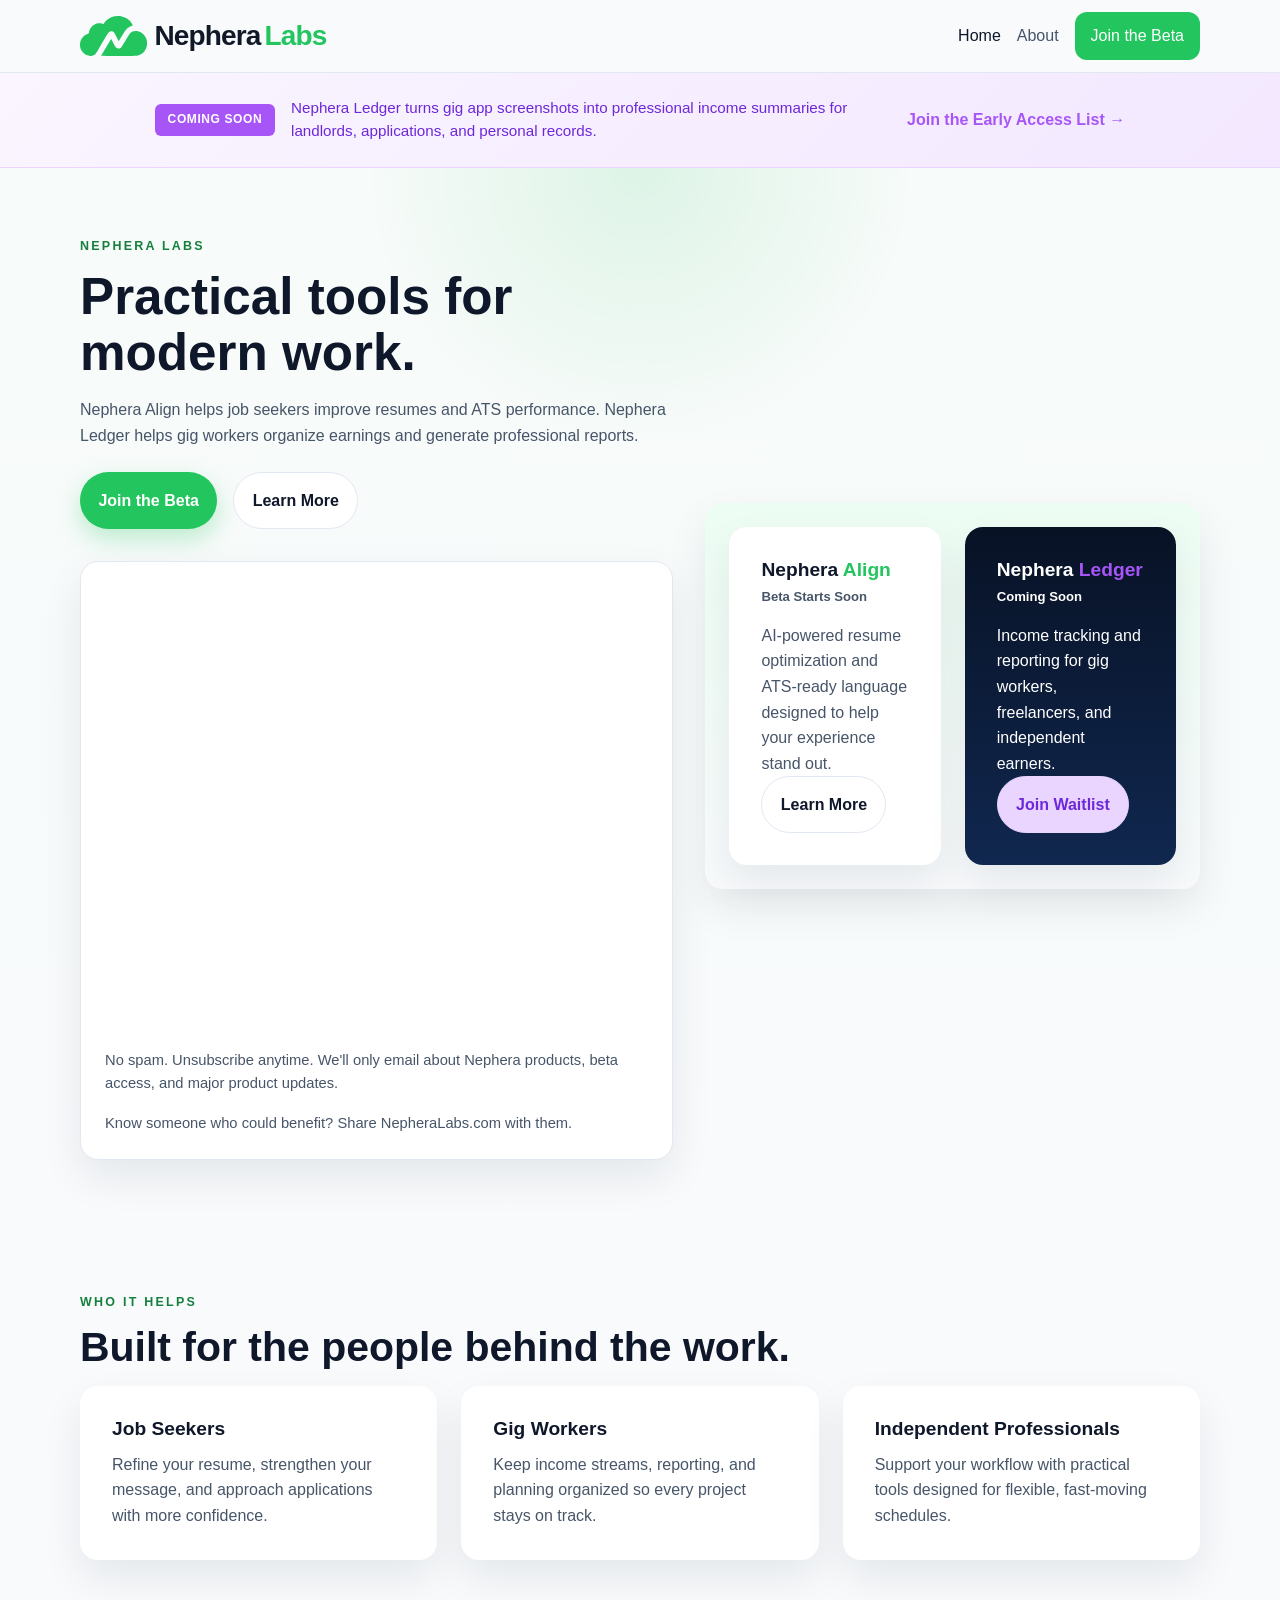
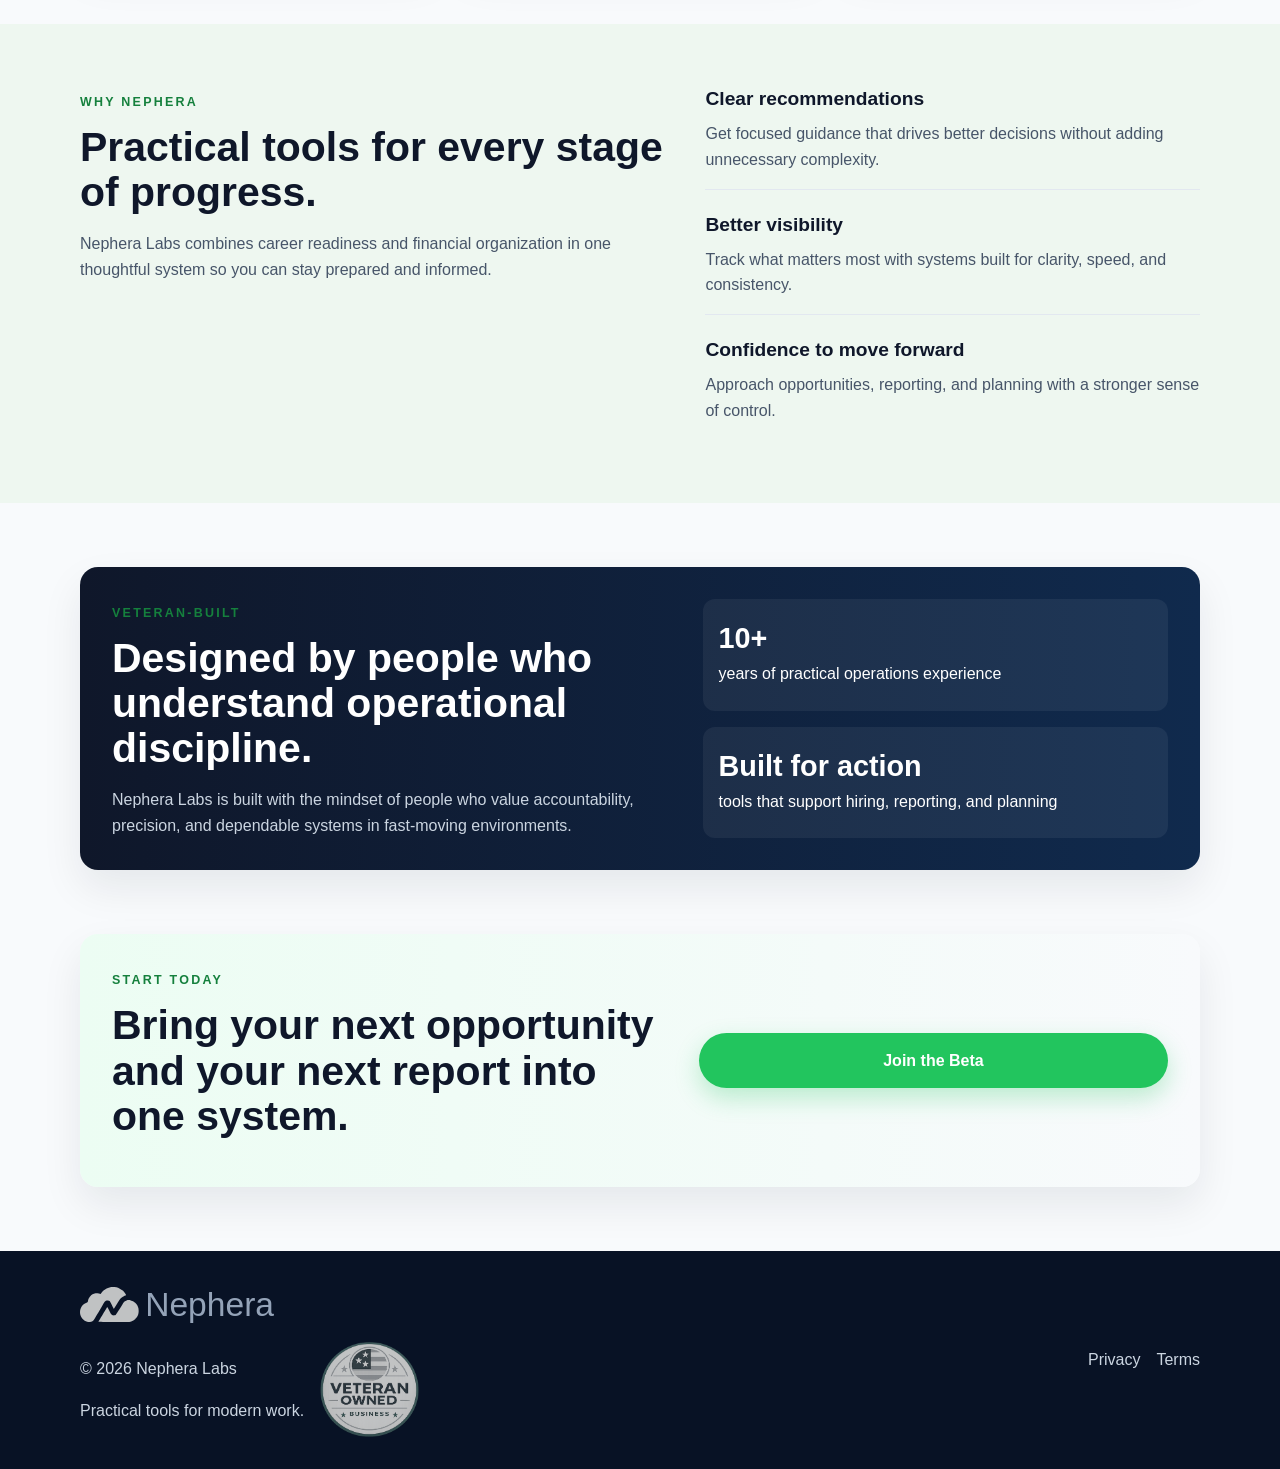
<file: index.html>
<!DOCTYPE html>
<html lang="en">
<head>
  <meta charset="UTF-8">
  <meta name="viewport" content="width=device-width, initial-scale=1.0">
  <title>Nephera Labs</title>
  <meta name="description" content="Nephera Labs helps professionals align their next opportunity and organize their earnings with confidence.">
  <link rel="icon" type="image/svg+xml" href="favicon.svg?v=1">
  <link rel="icon" type="image/png" sizes="32x32" href="favicon-32x32.png?v=1">
  <link rel="icon" type="image/png" sizes="16x16" href="favicon-16x16.png?v=1">
  <link rel="shortcut icon" href="favicon.ico?v=1">
  <link rel="apple-touch-icon" sizes="180x180" href="apple-touch-icon.png?v=1">
  <link rel="stylesheet" href="css/style.css">
</head>
<body>
  <header class="site-header">
    <div class="container nav-wrap">
      <a class="logo" href="index.html">
        <svg class="logo-svg navbar-logo" viewBox="0 0 252 150" aria-hidden="true" role="img" xmlns="http://www.w3.org/2000/svg">
          <path fill="currentColor" d="m126.5 1.9c-3.8 1-9.3 3-12 4.4-2.8 1.3-7.7 4.5-11 7-3.3 2.5-8 7.2-10.5 10.4l-4.5 5.9c-6.7-2.3-10.9-2.7-17-2.4-7.3 0.4-10.1 1-15 3.3-3.4 1.6-8.3 5.2-11.3 8.2-2.8 2.9-6.4 7.9-7.9 11.1-1.5 3.1-2.9 7.8-3.2 10.5-0.6 4.4-0.9 4.8-4.1 5.8-1.9 0.7-6 2.6-9 4.4-3 1.8-7.1 5-9 7.1-2 2.2-4.8 5.9-6.2 8.4-1.5 2.5-3.4 7.2-4.3 10.5-1.3 4.2-1.6 8.4-1.3 14 0.3 6.4 1.1 9.4 3.6 14.8 1.8 3.7 5.3 9 8 11.8 2.6 2.8 6.5 6.1 8.7 7.4 2.2 1.3 6.7 3.1 10 4 3.9 1.2 8.1 1.6 12 1.3 4-0.3 7.6-1.3 10.8-3.1 4.3-2.5 5.6-4.3 14.9-20 5.5-9.4 16.5-28 24.3-41.2 13.1-22 14.6-24.2 18.6-26.3 3.6-1.9 5.2-2.2 8.9-1.6 2.5 0.4 5.6 1.7 7 2.9 1.4 1.2 5.9 9.3 10 17.9 4.1 8.6 7.7 15.7 8 15.7 0.3 0 6-9.2 12.6-20.3 8.9-14.8 13.6-21.7 17.5-25.4 3-2.8 8.1-6.4 11.4-8.1 3.3-1.7 7.2-3.3 8.7-3.7 1.6-0.3 2.8-1.2 2.8-1.8 0-0.7-2.1-4.4-4.8-8.3-2.7-3.8-7.1-8.9-9.8-11.3-2.7-2.3-8.5-6.1-12.9-8.2-4.4-2.2-10.7-4.7-14-5.5-3.3-0.8-9.8-1.5-14.5-1.4-4.8 0-11.6 0.8-15.5 1.8zm73 55.6c-2.2 0.8-5.6 2.5-7.5 3.8-2.1 1.4-5.8 6-9.1 11.3-3.1 4.9-10.3 16.7-16 26.3-5.7 9.6-11.6 18.5-13.2 19.8-1.5 1.3-4.4 2.6-6.5 2.9-2 0.4-5.4 0.1-7.5-0.5-2.4-0.7-4.6-2.4-6.5-5-1.5-2.1-5.6-9.7-9.2-17-3.6-7.2-6.7-13.1-7-13.1-0.3 0-8.8 14-19 31.2-10.2 17.1-18.6 31.5-18.8 32-0.1 0.4 29.6 0.8 66 0.8 58.2 0 67-0.2 71.8-1.6 3-0.9 7.3-2.5 9.5-3.6 2.2-1.2 5.8-3.5 7.9-5.2 2.2-1.7 5.8-5.6 8.1-8.6 2.2-3 5.2-8.7 6.5-12.5 2-5.6 2.4-8.9 2.4-16.5-0.1-7.4-0.6-10.8-2.4-15.5-1.3-3.3-3.5-7.8-5-10-1.5-2.2-4.9-6.1-7.6-8.6-2.7-2.5-6.7-5.5-8.9-6.6-2.2-1.2-6.5-2.8-9.5-3.7-3-0.9-7.5-1.6-10-1.6-2.5 0.1-6.3 0.7-8.5 1.5z"/>
        </svg>
        <span class="logo-wordmark"><span class="logo-nephera">Nephera</span> <span class="logo-labs">Labs</span></span>
      </a>
      <button class="mobile-menu-btn" type="button" aria-label="Toggle navigation">
        <span></span>
        <span></span>
        <span></span>
      </button>
      <nav class="nav-links">
        <a href="index.html" class="active">Home</a>
        <a href="about.html">About</a>
        <a class="nav-cta js-scroll-to-form" href="#waitlist">Join the Beta</a>
      </nav>
    </div>
  </header>

  <section class="announcement-banner">
    <div class="container announcement-content">
      <span class="announcement-badge">COMING SOON</span>
      <p class="announcement-message">Nephera Ledger turns gig app screenshots into professional income summaries for landlords, applications, and personal records.</p>
      <a href="#waitlist" class="announcement-cta">Join the Early Access List →</a>
    </div>
  </section>

  <main>
    <section class="hero-section">
      <div class="container hero-grid">
        <div>
          <span class="eyebrow">Nephera Labs</span>
          <h1>Practical tools for modern work.</h1>
          <p class="hero-text">Nephera Align helps job seekers improve resumes and ATS performance. Nephera Ledger helps gig workers organize earnings and generate professional reports.</p>
          <div class="hero-actions">
            <a class="button button-primary js-scroll-to-form" href="#waitlist">Join the Beta</a>
            <a class="button button-secondary" href="#products">Learn More</a>
          </div>
          <div class="waitlist-form" id="waitlist">
            <div class="tally-embed-wrap">
              <iframe
                class="tally-embed"
                data-tally-src="https://tally.so/embed/WOQDBv?alignLeft=1&hideTitle=1&transparentBackground=1&dynamicHeight=1"
                loading="lazy"
                width="100%"
                height="447"
                frameborder="0"
                marginheight="0"
                marginwidth="0"
                title=" ">
              </iframe>
            </div>
            <script>
              var d=document,w="https://tally.so/widgets/embed.js",
              v=function(){
              if("undefined"!=typeof Tally){
              Tally.loadEmbeds()
              }else{
              d.querySelectorAll("iframe[data-tally-src]:not([src])")
              .forEach(function(e){
              e.src=e.dataset.tallySrc
              })
              }
              };
              if("undefined"!=typeof Tally){
              v()
              }else if(d.querySelector('script[src="'+w+'"]')==null){
              var s=d.createElement("script");
              s.src=w;
              s.onload=v;
              s.onerror=v;
              d.body.appendChild(s);
              }
            </script>
            <p class="waitlist-note">No spam. Unsubscribe anytime. We'll only email about Nephera products, beta access, and major product updates.</p>
            <p class="waitlist-note">Know someone who could benefit? Share NepheraLabs.com with them.</p>
          </div>
        </div>
        <div class="hero-visual" id="products">
          <div class="card-grid">
            <article class="product-card">
              <h3 class="product-title align-title"><span class="product-brand">Nephera</span> <span class="product-highlight align-highlight">Align</span></h3>
              <p class="product-status align-status">Beta Starts Soon</p>
              <p>AI-powered resume optimization and ATS-ready language designed to help your experience stand out.</p>
              <a class="button button-secondary js-scroll-to-form" href="#waitlist">Learn More</a>
            </article>
            <article class="product-card featured-card ledger-card">
              <h3 class="product-title ledger-title"><span class="product-brand product-brand-light">Nephera</span> <span class="product-highlight ledger-highlight">Ledger</span></h3>
              <p class="product-status ledger-status">Coming Soon</p>
              <p>Income tracking and reporting for gig workers, freelancers, and independent earners.</p>
              <a class="button ledger-button js-scroll-to-form" href="#waitlist">Join Waitlist</a>
            </article>
          </div>
        </div>
      </div>
    </section>

    <section class="section">
      <div class="container">
        <div class="section-heading">
          <span class="eyebrow">Who it helps</span>
          <h2>Built for the people behind the work.</h2>
        </div>
        <div class="card-grid three-col">
          <article class="feature-card">
            <h3>Job Seekers</h3>
            <p>Refine your resume, strengthen your message, and approach applications with more confidence.</p>
          </article>
          <article class="feature-card">
            <h3>Gig Workers</h3>
            <p>Keep income streams, reporting, and planning organized so every project stays on track.</p>
          </article>
          <article class="feature-card">
            <h3>Independent Professionals</h3>
            <p>Support your workflow with practical tools designed for flexible, fast-moving schedules.</p>
          </article>
        </div>
      </div>
    </section>

    <section class="section section-alt">
      <div class="container why-grid">
        <div>
          <span class="eyebrow">Why Nephera</span>
          <h2>Practical tools for every stage of progress.</h2>
          <p>Nephera Labs combines career readiness and financial organization in one thoughtful system so you can stay prepared and informed.</p>
        </div>
        <div class="feature-list">
          <div>
            <h3>Clear recommendations</h3>
            <p>Get focused guidance that drives better decisions without adding unnecessary complexity.</p>
          </div>
          <div>
            <h3>Better visibility</h3>
            <p>Track what matters most with systems built for clarity, speed, and consistency.</p>
          </div>
          <div>
            <h3>Confidence to move forward</h3>
            <p>Approach opportunities, reporting, and planning with a stronger sense of control.</p>
          </div>
        </div>
      </div>
    </section>

    <section class="section">
      <div class="container trust-panel">
        <div>
          <span class="eyebrow">Veteran-built</span>
          <h2>Designed by people who understand operational discipline.</h2>
          <p>Nephera Labs is built with the mindset of people who value accountability, precision, and dependable systems in fast-moving environments.</p>
        </div>
        <div class="trust-points">
          <div>
            <strong>10+</strong>
            <span>years of practical operations experience</span>
          </div>
          <div>
            <strong>Built for action</strong>
            <span>tools that support hiring, reporting, and planning</span>
          </div>
        </div>
      </div>
    </section>

    <section class="section cta-section" id="cta">
      <div class="container cta-card">
        <div>
          <span class="eyebrow">Start today</span>
          <h2>Bring your next opportunity and your next report into one system.</h2>
        </div>
        <a class="button button-primary js-scroll-to-form" href="#waitlist">Join the Beta</a>
      </div>
    </section>
  </main>

  <footer class="site-footer">
    <div class="container footer-wrap">
      <div class="footer-brand">
        <div class="footer-brand-lockup">
          <svg class="logo-svg footer-logo" viewBox="0 0 252 150" aria-hidden="true" role="img" xmlns="http://www.w3.org/2000/svg">
            <path fill="currentColor" d="m126.5 1.9c-3.8 1-9.3 3-12 4.4-2.8 1.3-7.7 4.5-11 7-3.3 2.5-8 7.2-10.5 10.4l-4.5 5.9c-6.7-2.3-10.9-2.7-17-2.4-7.3 0.4-10.1 1-15 3.3-3.4 1.6-8.3 5.2-11.3 8.2-2.8 2.9-6.4 7.9-7.9 11.1-1.5 3.1-2.9 7.8-3.2 10.5-0.6 4.4-0.9 4.8-4.1 5.8-1.9 0.7-6 2.6-9 4.4-3 1.8-7.1 5-9 7.1-2 2.2-4.8 5.9-6.2 8.4-1.5 2.5-3.4 7.2-4.3 10.5-1.3 4.2-1.6 8.4-1.3 14 0.3 6.4 1.1 9.4 3.6 14.8 1.8 3.7 5.3 9 8 11.8 2.6 2.8 6.5 6.1 8.7 7.4 2.2 1.3 6.7 3.1 10 4 3.9 1.2 8.1 1.6 12 1.3 4-0.3 7.6-1.3 10.8-3.1 4.3-2.5 5.6-4.3 14.9-20 5.5-9.4 16.5-28 24.3-41.2 13.1-22 14.6-24.2 18.6-26.3 3.6-1.9 5.2-2.2 8.9-1.6 2.5 0.4 5.6 1.7 7 2.9 1.4 1.2 5.9 9.3 10 17.9 4.1 8.6 7.7 15.7 8 15.7 0.3 0 6-9.2 12.6-20.3 8.9-14.8 13.6-21.7 17.5-25.4 3-2.8 8.1-6.4 11.4-8.1 3.3-1.7 7.2-3.3 8.7-3.7 1.6-0.3 2.8-1.2 2.8-1.8 0-0.7-2.1-4.4-4.8-8.3-2.7-3.8-7.1-8.9-9.8-11.3-2.7-2.3-8.5-6.1-12.9-8.2-4.4-2.2-10.7-4.7-14-5.5-3.3-0.8-9.8-1.5-14.5-1.4-4.8 0-11.6 0.8-15.5 1.8zm73 55.6c-2.2 0.8-5.6 2.5-7.5 3.8-2.1 1.4-5.8 6-9.1 11.3-3.1 4.9-10.3 16.7-16 26.3-5.7 9.6-11.6 18.5-13.2 19.8-1.5 1.3-4.4 2.6-6.5 2.9-2 0.4-5.4 0.1-7.5-0.5-2.4-0.7-4.6-2.4-6.5-5-1.5-2.1-5.6-9.7-9.2-17-3.6-7.2-6.7-13.1-7-13.1-0.3 0-8.8 14-19 31.2-10.2 17.1-18.6 31.5-18.8 32-0.1 0.4 29.6 0.8 66 0.8 58.2 0 67-0.2 71.8-1.6 3-0.9 7.3-2.5 9.5-3.6 2.2-1.2 5.8-3.5 7.9-5.2 2.2-1.7 5.8-5.6 8.1-8.6 2.2-3 5.2-8.7 6.5-12.5 2-5.6 2.4-8.9 2.4-16.5-0.1-7.4-0.6-10.8-2.4-15.5-1.3-3.3-3.5-7.8-5-10-1.5-2.2-4.9-6.1-7.6-8.6-2.7-2.5-6.7-5.5-8.9-6.6-2.2-1.2-6.5-2.8-9.5-3.7-3-0.9-7.5-1.6-10-1.6-2.5 0.1-6.3 0.7-8.5 1.5z"/>
          </svg>
          <span class="footer-logo-text">Nephera</span>
        </div>
        <div class="footer-brand-meta">
          <div class="footer-copy">
            <p>© <span data-year></span> Nephera Labs</p>
            <p class="footer-tagline">Practical tools for modern work.</p>
          </div>
          <img class="footer-badge" src="assets/images/VOB_Badge.png" alt="Veteran-Owned Business" loading="lazy">
        </div>
      </div>
      <div>
        <a href="privacy.html">Privacy</a>
        <a href="terms.html">Terms</a>
      </div>
    </div>
  </footer>


  <script src="js/main.js"></script>
</body>
</html>
</file>
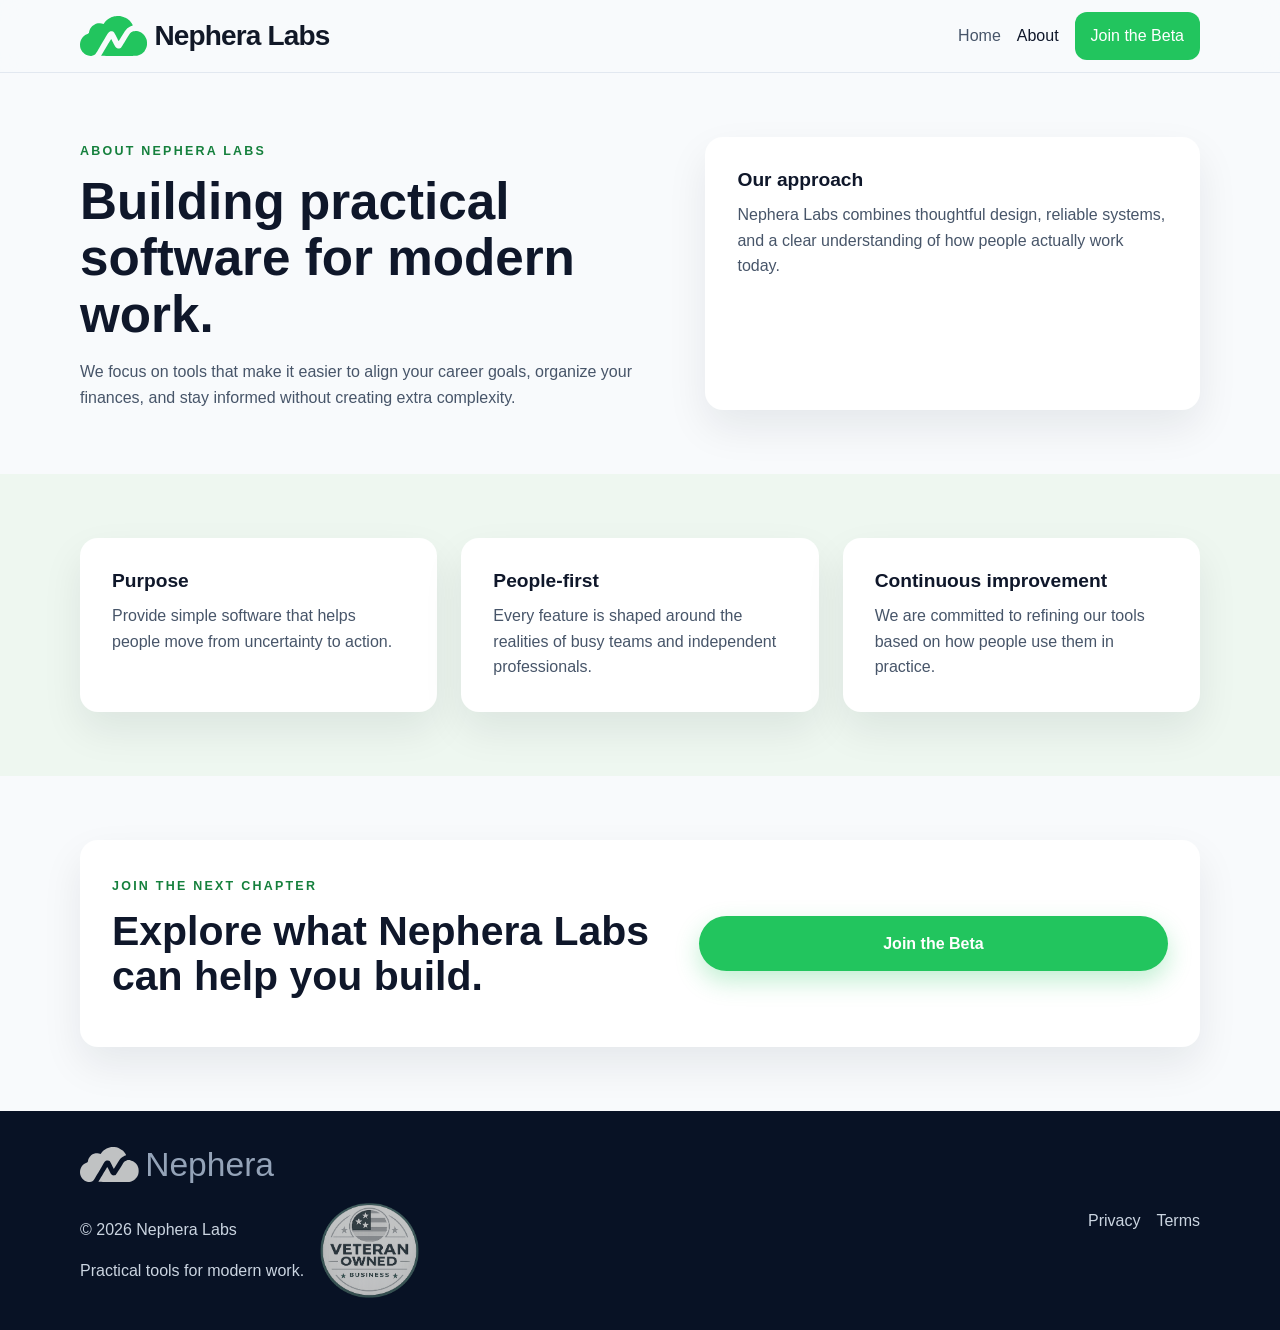
<file: about.html>
<!DOCTYPE html>
<html lang="en">
<head>
  <meta charset="UTF-8">
  <meta name="viewport" content="width=device-width, initial-scale=1.0">
  <title>About | Nephera Labs</title>
  <meta name="description" content="Learn about Nephera Labs and the mission behind our software.">
  <link rel="icon" type="image/svg+xml" href="favicon.svg?v=1">
  <link rel="icon" type="image/png" sizes="32x32" href="favicon-32x32.png?v=1">
  <link rel="icon" type="image/png" sizes="16x16" href="favicon-16x16.png?v=1">
  <link rel="shortcut icon" href="favicon.ico?v=1">
  <link rel="apple-touch-icon" sizes="180x180" href="apple-touch-icon.png?v=1">
  <link rel="stylesheet" href="css/style.css">
</head>
<body>
  <header class="site-header">
    <div class="container nav-wrap">
      <a class="logo" href="index.html">
        <svg class="logo-svg navbar-logo" viewBox="0 0 252 150" aria-hidden="true" role="img" xmlns="http://www.w3.org/2000/svg">
          <path fill="currentColor" d="m126.5 1.9c-3.8 1-9.3 3-12 4.4-2.8 1.3-7.7 4.5-11 7-3.3 2.5-8 7.2-10.5 10.4l-4.5 5.9c-6.7-2.3-10.9-2.7-17-2.4-7.3 0.4-10.1 1-15 3.3-3.4 1.6-8.3 5.2-11.3 8.2-2.8 2.9-6.4 7.9-7.9 11.1-1.5 3.1-2.9 7.8-3.2 10.5-0.6 4.4-0.9 4.8-4.1 5.8-1.9 0.7-6 2.6-9 4.4-3 1.8-7.1 5-9 7.1-2 2.2-4.8 5.9-6.2 8.4-1.5 2.5-3.4 7.2-4.3 10.5-1.3 4.2-1.6 8.4-1.3 14 0.3 6.4 1.1 9.4 3.6 14.8 1.8 3.7 5.3 9 8 11.8 2.6 2.8 6.5 6.1 8.7 7.4 2.2 1.3 6.7 3.1 10 4 3.9 1.2 8.1 1.6 12 1.3 4-0.3 7.6-1.3 10.8-3.1 4.3-2.5 5.6-4.3 14.9-20 5.5-9.4 16.5-28 24.3-41.2 13.1-22 14.6-24.2 18.6-26.3 3.6-1.9 5.2-2.2 8.9-1.6 2.5 0.4 5.6 1.7 7 2.9 1.4 1.2 5.9 9.3 10 17.9 4.1 8.6 7.7 15.7 8 15.7 0.3 0 6-9.2 12.6-20.3 8.9-14.8 13.6-21.7 17.5-25.4 3-2.8 8.1-6.4 11.4-8.1 3.3-1.7 7.2-3.3 8.7-3.7 1.6-0.3 2.8-1.2 2.8-1.8 0-0.7-2.1-4.4-4.8-8.3-2.7-3.8-7.1-8.9-9.8-11.3-2.7-2.3-8.5-6.1-12.9-8.2-4.4-2.2-10.7-4.7-14-5.5-3.3-0.8-9.8-1.5-14.5-1.4-4.8 0-11.6 0.8-15.5 1.8zm73 55.6c-2.2 0.8-5.6 2.5-7.5 3.8-2.1 1.4-5.8 6-9.1 11.3-3.1 4.9-10.3 16.7-16 26.3-5.7 9.6-11.6 18.5-13.2 19.8-1.5 1.3-4.4 2.6-6.5 2.9-2 0.4-5.4 0.1-7.5-0.5-2.4-0.7-4.6-2.4-6.5-5-1.5-2.1-5.6-9.7-9.2-17-3.6-7.2-6.7-13.1-7-13.1-0.3 0-8.8 14-19 31.2-10.2 17.1-18.6 31.5-18.8 32-0.1 0.4 29.6 0.8 66 0.8 58.2 0 67-0.2 71.8-1.6 3-0.9 7.3-2.5 9.5-3.6 2.2-1.2 5.8-3.5 7.9-5.2 2.2-1.7 5.8-5.6 8.1-8.6 2.2-3 5.2-8.7 6.5-12.5 2-5.6 2.4-8.9 2.4-16.5-0.1-7.4-0.6-10.8-2.4-15.5-1.3-3.3-3.5-7.8-5-10-1.5-2.2-4.9-6.1-7.6-8.6-2.7-2.5-6.7-5.5-8.9-6.6-2.2-1.2-6.5-2.8-9.5-3.7-3-0.9-7.5-1.6-10-1.6-2.5 0.1-6.3 0.7-8.5 1.5z"/>
        </svg>
        <span class="logo-wordmark">Nephera Labs</span>
      </a>
      <button class="mobile-menu-btn" type="button" aria-label="Toggle navigation">
        <span></span>
        <span></span>
        <span></span>
      </button>
      <nav class="nav-links">
        <a href="index.html">Home</a>
        <a href="about.html" class="active">About</a>
        <a class="nav-cta" href="index.html#waitlist">Join the Beta</a>
      </nav>
    </div>
  </header>

  <main>
    <section class="section">
      <div class="container about-layout">
        <div>
          <span class="eyebrow">About Nephera Labs</span>
          <h1>Building practical software for modern work.</h1>
          <p>We focus on tools that make it easier to align your career goals, organize your finances, and stay informed without creating extra complexity.</p>
        </div>
        <div class="about-card">
          <h3>Our approach</h3>
          <p>Nephera Labs combines thoughtful design, reliable systems, and a clear understanding of how people actually work today.</p>
        </div>
      </div>
    </section>

    <section class="section section-alt">
      <div class="container card-grid three-col">
        <article class="feature-card">
          <h3>Purpose</h3>
          <p>Provide simple software that helps people move from uncertainty to action.</p>
        </article>
        <article class="feature-card">
          <h3>People-first</h3>
          <p>Every feature is shaped around the realities of busy teams and independent professionals.</p>
        </article>
        <article class="feature-card">
          <h3>Continuous improvement</h3>
          <p>We are committed to refining our tools based on how people use them in practice.</p>
        </article>
      </div>
    </section>

    <section class="section" id="cta">
      <div class="container cta-card small-cta">
        <div>
          <span class="eyebrow">Join the next chapter</span>
          <h2>Explore what Nephera Labs can help you build.</h2>
        </div>
        <a class="button button-primary" href="index.html#waitlist">Join the Beta</a>
      </div>
    </section>
  </main>

  <footer class="site-footer">
    <div class="container footer-wrap">
      <div class="footer-brand">
        <div class="footer-brand-lockup">
          <svg class="logo-svg footer-logo" viewBox="0 0 252 150" aria-hidden="true" role="img" xmlns="http://www.w3.org/2000/svg">
            <path fill="currentColor" d="m126.5 1.9c-3.8 1-9.3 3-12 4.4-2.8 1.3-7.7 4.5-11 7-3.3 2.5-8 7.2-10.5 10.4l-4.5 5.9c-6.7-2.3-10.9-2.7-17-2.4-7.3 0.4-10.1 1-15 3.3-3.4 1.6-8.3 5.2-11.3 8.2-2.8 2.9-6.4 7.9-7.9 11.1-1.5 3.1-2.9 7.8-3.2 10.5-0.6 4.4-0.9 4.8-4.1 5.8-1.9 0.7-6 2.6-9 4.4-3 1.8-7.1 5-9 7.1-2 2.2-4.8 5.9-6.2 8.4-1.5 2.5-3.4 7.2-4.3 10.5-1.3 4.2-1.6 8.4-1.3 14 0.3 6.4 1.1 9.4 3.6 14.8 1.8 3.7 5.3 9 8 11.8 2.6 2.8 6.5 6.1 8.7 7.4 2.2 1.3 6.7 3.1 10 4 3.9 1.2 8.1 1.6 12 1.3 4-0.3 7.6-1.3 10.8-3.1 4.3-2.5 5.6-4.3 14.9-20 5.5-9.4 16.5-28 24.3-41.2 13.1-22 14.6-24.2 18.6-26.3 3.6-1.9 5.2-2.2 8.9-1.6 2.5 0.4 5.6 1.7 7 2.9 1.4 1.2 5.9 9.3 10 17.9 4.1 8.6 7.7 15.7 8 15.7 0.3 0 6-9.2 12.6-20.3 8.9-14.8 13.6-21.7 17.5-25.4 3-2.8 8.1-6.4 11.4-8.1 3.3-1.7 7.2-3.3 8.7-3.7 1.6-0.3 2.8-1.2 2.8-1.8 0-0.7-2.1-4.4-4.8-8.3-2.7-3.8-7.1-8.9-9.8-11.3-2.7-2.3-8.5-6.1-12.9-8.2-4.4-2.2-10.7-4.7-14-5.5-3.3-0.8-9.8-1.5-14.5-1.4-4.8 0-11.6 0.8-15.5 1.8zm73 55.6c-2.2 0.8-5.6 2.5-7.5 3.8-2.1 1.4-5.8 6-9.1 11.3-3.1 4.9-10.3 16.7-16 26.3-5.7 9.6-11.6 18.5-13.2 19.8-1.5 1.3-4.4 2.6-6.5 2.9-2 0.4-5.4 0.1-7.5-0.5-2.4-0.7-4.6-2.4-6.5-5-1.5-2.1-5.6-9.7-9.2-17-3.6-7.2-6.7-13.1-7-13.1-0.3 0-8.8 14-19 31.2-10.2 17.1-18.6 31.5-18.8 32-0.1 0.4 29.6 0.8 66 0.8 58.2 0 67-0.2 71.8-1.6 3-0.9 7.3-2.5 9.5-3.6 2.2-1.2 5.8-3.5 7.9-5.2 2.2-1.7 5.8-5.6 8.1-8.6 2.2-3 5.2-8.7 6.5-12.5 2-5.6 2.4-8.9 2.4-16.5-0.1-7.4-0.6-10.8-2.4-15.5-1.3-3.3-3.5-7.8-5-10-1.5-2.2-4.9-6.1-7.6-8.6-2.7-2.5-6.7-5.5-8.9-6.6-2.2-1.2-6.5-2.8-9.5-3.7-3-0.9-7.5-1.6-10-1.6-2.5 0.1-6.3 0.7-8.5 1.5z"/>
          </svg>
          <span class="footer-logo-text">Nephera</span>
        </div>
        <div class="footer-brand-meta">
          <div class="footer-copy">
            <p>© <span data-year></span> Nephera Labs</p>
            <p class="footer-tagline">Practical tools for modern work.</p>
          </div>
          <img class="footer-badge" src="assets/images/VOB_Badge.png" alt="Veteran-Owned Business" loading="lazy">
        </div>
      </div>
      <div>
        <a href="privacy.html">Privacy</a>
        <a href="terms.html">Terms</a>
      </div>
    </div>
  </footer>

  <script src="js/main.js"></script>
</body>
</html>
</file>
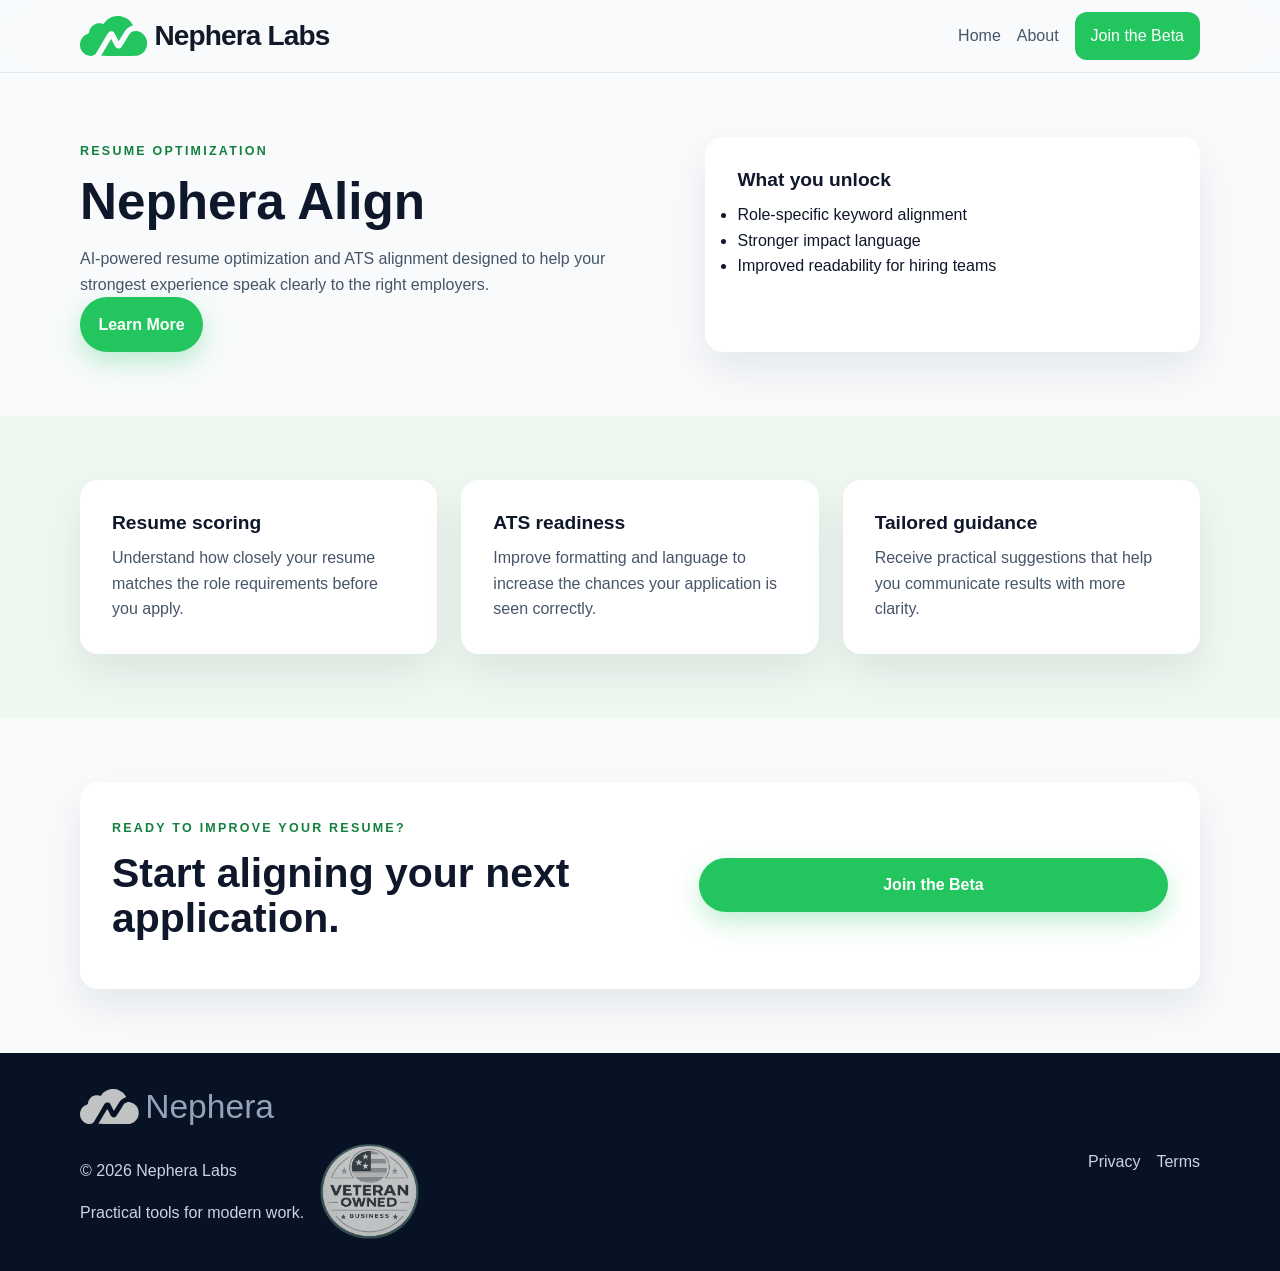
<file: align.html>
<!DOCTYPE html>
<html lang="en">
<head>
  <meta charset="UTF-8">
  <meta name="viewport" content="width=device-width, initial-scale=1.0">
  <title>Nephera Align | Nephera Labs</title>
  <meta name="description" content="Nephera Align helps professionals optimize resumes and improve ATS alignment.">
  <link rel="icon" type="image/svg+xml" href="favicon.svg?v=1">
  <link rel="icon" type="image/png" sizes="32x32" href="favicon-32x32.png?v=1">
  <link rel="icon" type="image/png" sizes="16x16" href="favicon-16x16.png?v=1">
  <link rel="shortcut icon" href="favicon.ico?v=1">
  <link rel="apple-touch-icon" sizes="180x180" href="apple-touch-icon.png?v=1">
  <link rel="stylesheet" href="css/style.css">
</head>
<body>
  <header class="site-header">
    <div class="container nav-wrap">
      <a class="logo" href="index.html">
        <svg class="logo-svg navbar-logo" viewBox="0 0 252 150" aria-hidden="true" role="img" xmlns="http://www.w3.org/2000/svg">
          <path fill="currentColor" d="m126.5 1.9c-3.8 1-9.3 3-12 4.4-2.8 1.3-7.7 4.5-11 7-3.3 2.5-8 7.2-10.5 10.4l-4.5 5.9c-6.7-2.3-10.9-2.7-17-2.4-7.3 0.4-10.1 1-15 3.3-3.4 1.6-8.3 5.2-11.3 8.2-2.8 2.9-6.4 7.9-7.9 11.1-1.5 3.1-2.9 7.8-3.2 10.5-0.6 4.4-0.9 4.8-4.1 5.8-1.9 0.7-6 2.6-9 4.4-3 1.8-7.1 5-9 7.1-2 2.2-4.8 5.9-6.2 8.4-1.5 2.5-3.4 7.2-4.3 10.5-1.3 4.2-1.6 8.4-1.3 14 0.3 6.4 1.1 9.4 3.6 14.8 1.8 3.7 5.3 9 8 11.8 2.6 2.8 6.5 6.1 8.7 7.4 2.2 1.3 6.7 3.1 10 4 3.9 1.2 8.1 1.6 12 1.3 4-0.3 7.6-1.3 10.8-3.1 4.3-2.5 5.6-4.3 14.9-20 5.5-9.4 16.5-28 24.3-41.2 13.1-22 14.6-24.2 18.6-26.3 3.6-1.9 5.2-2.2 8.9-1.6 2.5 0.4 5.6 1.7 7 2.9 1.4 1.2 5.9 9.3 10 17.9 4.1 8.6 7.7 15.7 8 15.7 0.3 0 6-9.2 12.6-20.3 8.9-14.8 13.6-21.7 17.5-25.4 3-2.8 8.1-6.4 11.4-8.1 3.3-1.7 7.2-3.3 8.7-3.7 1.6-0.3 2.8-1.2 2.8-1.8 0-0.7-2.1-4.4-4.8-8.3-2.7-3.8-7.1-8.9-9.8-11.3-2.7-2.3-8.5-6.1-12.9-8.2-4.4-2.2-10.7-4.7-14-5.5-3.3-0.8-9.8-1.5-14.5-1.4-4.8 0-11.6 0.8-15.5 1.8zm73 55.6c-2.2 0.8-5.6 2.5-7.5 3.8-2.1 1.4-5.8 6-9.1 11.3-3.1 4.9-10.3 16.7-16 26.3-5.7 9.6-11.6 18.5-13.2 19.8-1.5 1.3-4.4 2.6-6.5 2.9-2 0.4-5.4 0.1-7.5-0.5-2.4-0.7-4.6-2.4-6.5-5-1.5-2.1-5.6-9.7-9.2-17-3.6-7.2-6.7-13.1-7-13.1-0.3 0-8.8 14-19 31.2-10.2 17.1-18.6 31.5-18.8 32-0.1 0.4 29.6 0.8 66 0.8 58.2 0 67-0.2 71.8-1.6 3-0.9 7.3-2.5 9.5-3.6 2.2-1.2 5.8-3.5 7.9-5.2 2.2-1.7 5.8-5.6 8.1-8.6 2.2-3 5.2-8.7 6.5-12.5 2-5.6 2.4-8.9 2.4-16.5-0.1-7.4-0.6-10.8-2.4-15.5-1.3-3.3-3.5-7.8-5-10-1.5-2.2-4.9-6.1-7.6-8.6-2.7-2.5-6.7-5.5-8.9-6.6-2.2-1.2-6.5-2.8-9.5-3.7-3-0.9-7.5-1.6-10-1.6-2.5 0.1-6.3 0.7-8.5 1.5z"/>
        </svg>
        <span class="logo-wordmark">Nephera Labs</span>
      </a>
      <button class="mobile-menu-btn" type="button" aria-label="Toggle navigation">
        <span></span>
        <span></span>
        <span></span>
      </button>
      <nav class="nav-links">
        <a href="index.html">Home</a>
        <a href="about.html">About</a>
        <a class="nav-cta" href="index.html#waitlist">Join the Beta</a>
      </nav>
    </div>
  </header>

  <main>
    <section class="page-hero section">
      <div class="container page-hero-grid">
        <div>
          <span class="eyebrow">Resume optimization</span>
          <h1>Nephera Align</h1>
          <p>AI-powered resume optimization and ATS alignment designed to help your strongest experience speak clearly to the right employers.</p>
          <a class="button button-primary" href="#cta">Learn More</a>
        </div>
        <div class="page-panel">
          <h3>What you unlock</h3>
          <ul>
            <li>Role-specific keyword alignment</li>
            <li>Stronger impact language</li>
            <li>Improved readability for hiring teams</li>
          </ul>
        </div>
      </div>
    </section>

    <section class="section section-alt">
      <div class="container card-grid three-col">
        <article class="feature-card">
          <h3>Resume scoring</h3>
          <p>Understand how closely your resume matches the role requirements before you apply.</p>
        </article>
        <article class="feature-card">
          <h3>ATS readiness</h3>
          <p>Improve formatting and language to increase the chances your application is seen correctly.</p>
        </article>
        <article class="feature-card">
          <h3>Tailored guidance</h3>
          <p>Receive practical suggestions that help you communicate results with more clarity.</p>
        </article>
      </div>
    </section>

    <section class="section" id="cta">
      <div class="container cta-card small-cta">
        <div>
          <span class="eyebrow">Ready to improve your resume?</span>
          <h2>Start aligning your next application.</h2>
        </div>
        <a class="button button-primary" href="index.html#waitlist">Join the Beta</a>
      </div>
    </section>
  </main>

  <footer class="site-footer">
    <div class="container footer-wrap">
      <div class="footer-brand">
        <div class="footer-brand-lockup">
          <svg class="logo-svg footer-logo" viewBox="0 0 252 150" aria-hidden="true" role="img" xmlns="http://www.w3.org/2000/svg">
            <path fill="currentColor" d="m126.5 1.9c-3.8 1-9.3 3-12 4.4-2.8 1.3-7.7 4.5-11 7-3.3 2.5-8 7.2-10.5 10.4l-4.5 5.9c-6.7-2.3-10.9-2.7-17-2.4-7.3 0.4-10.1 1-15 3.3-3.4 1.6-8.3 5.2-11.3 8.2-2.8 2.9-6.4 7.9-7.9 11.1-1.5 3.1-2.9 7.8-3.2 10.5-0.6 4.4-0.9 4.8-4.1 5.8-1.9 0.7-6 2.6-9 4.4-3 1.8-7.1 5-9 7.1-2 2.2-4.8 5.9-6.2 8.4-1.5 2.5-3.4 7.2-4.3 10.5-1.3 4.2-1.6 8.4-1.3 14 0.3 6.4 1.1 9.4 3.6 14.8 1.8 3.7 5.3 9 8 11.8 2.6 2.8 6.5 6.1 8.7 7.4 2.2 1.3 6.7 3.1 10 4 3.9 1.2 8.1 1.6 12 1.3 4-0.3 7.6-1.3 10.8-3.1 4.3-2.5 5.6-4.3 14.9-20 5.5-9.4 16.5-28 24.3-41.2 13.1-22 14.6-24.2 18.6-26.3 3.6-1.9 5.2-2.2 8.9-1.6 2.5 0.4 5.6 1.7 7 2.9 1.4 1.2 5.9 9.3 10 17.9 4.1 8.6 7.7 15.7 8 15.7 0.3 0 6-9.2 12.6-20.3 8.9-14.8 13.6-21.7 17.5-25.4 3-2.8 8.1-6.4 11.4-8.1 3.3-1.7 7.2-3.3 8.7-3.7 1.6-0.3 2.8-1.2 2.8-1.8 0-0.7-2.1-4.4-4.8-8.3-2.7-3.8-7.1-8.9-9.8-11.3-2.7-2.3-8.5-6.1-12.9-8.2-4.4-2.2-10.7-4.7-14-5.5-3.3-0.8-9.8-1.5-14.5-1.4-4.8 0-11.6 0.8-15.5 1.8zm73 55.6c-2.2 0.8-5.6 2.5-7.5 3.8-2.1 1.4-5.8 6-9.1 11.3-3.1 4.9-10.3 16.7-16 26.3-5.7 9.6-11.6 18.5-13.2 19.8-1.5 1.3-4.4 2.6-6.5 2.9-2 0.4-5.4 0.1-7.5-0.5-2.4-0.7-4.6-2.4-6.5-5-1.5-2.1-5.6-9.7-9.2-17-3.6-7.2-6.7-13.1-7-13.1-0.3 0-8.8 14-19 31.2-10.2 17.1-18.6 31.5-18.8 32-0.1 0.4 29.6 0.8 66 0.8 58.2 0 67-0.2 71.8-1.6 3-0.9 7.3-2.5 9.5-3.6 2.2-1.2 5.8-3.5 7.9-5.2 2.2-1.7 5.8-5.6 8.1-8.6 2.2-3 5.2-8.7 6.5-12.5 2-5.6 2.4-8.9 2.4-16.5-0.1-7.4-0.6-10.8-2.4-15.5-1.3-3.3-3.5-7.8-5-10-1.5-2.2-4.9-6.1-7.6-8.6-2.7-2.5-6.7-5.5-8.9-6.6-2.2-1.2-6.5-2.8-9.5-3.7-3-0.9-7.5-1.6-10-1.6-2.5 0.1-6.3 0.7-8.5 1.5z"/>
          </svg>
          <span class="footer-logo-text">Nephera</span>
        </div>
        <div class="footer-brand-meta">
          <div class="footer-copy">
            <p>© <span data-year></span> Nephera Labs</p>
            <p class="footer-tagline">Practical tools for modern work.</p>
          </div>
          <img class="footer-badge" src="assets/images/VOB_Badge.png" alt="Veteran-Owned Business" loading="lazy">
        </div>
      </div>
      <div>
        <a href="privacy.html">Privacy</a>
        <a href="terms.html">Terms</a>
      </div>
    </div>
  </footer>

  <script src="js/main.js"></script>
</body>
</html>
</file>
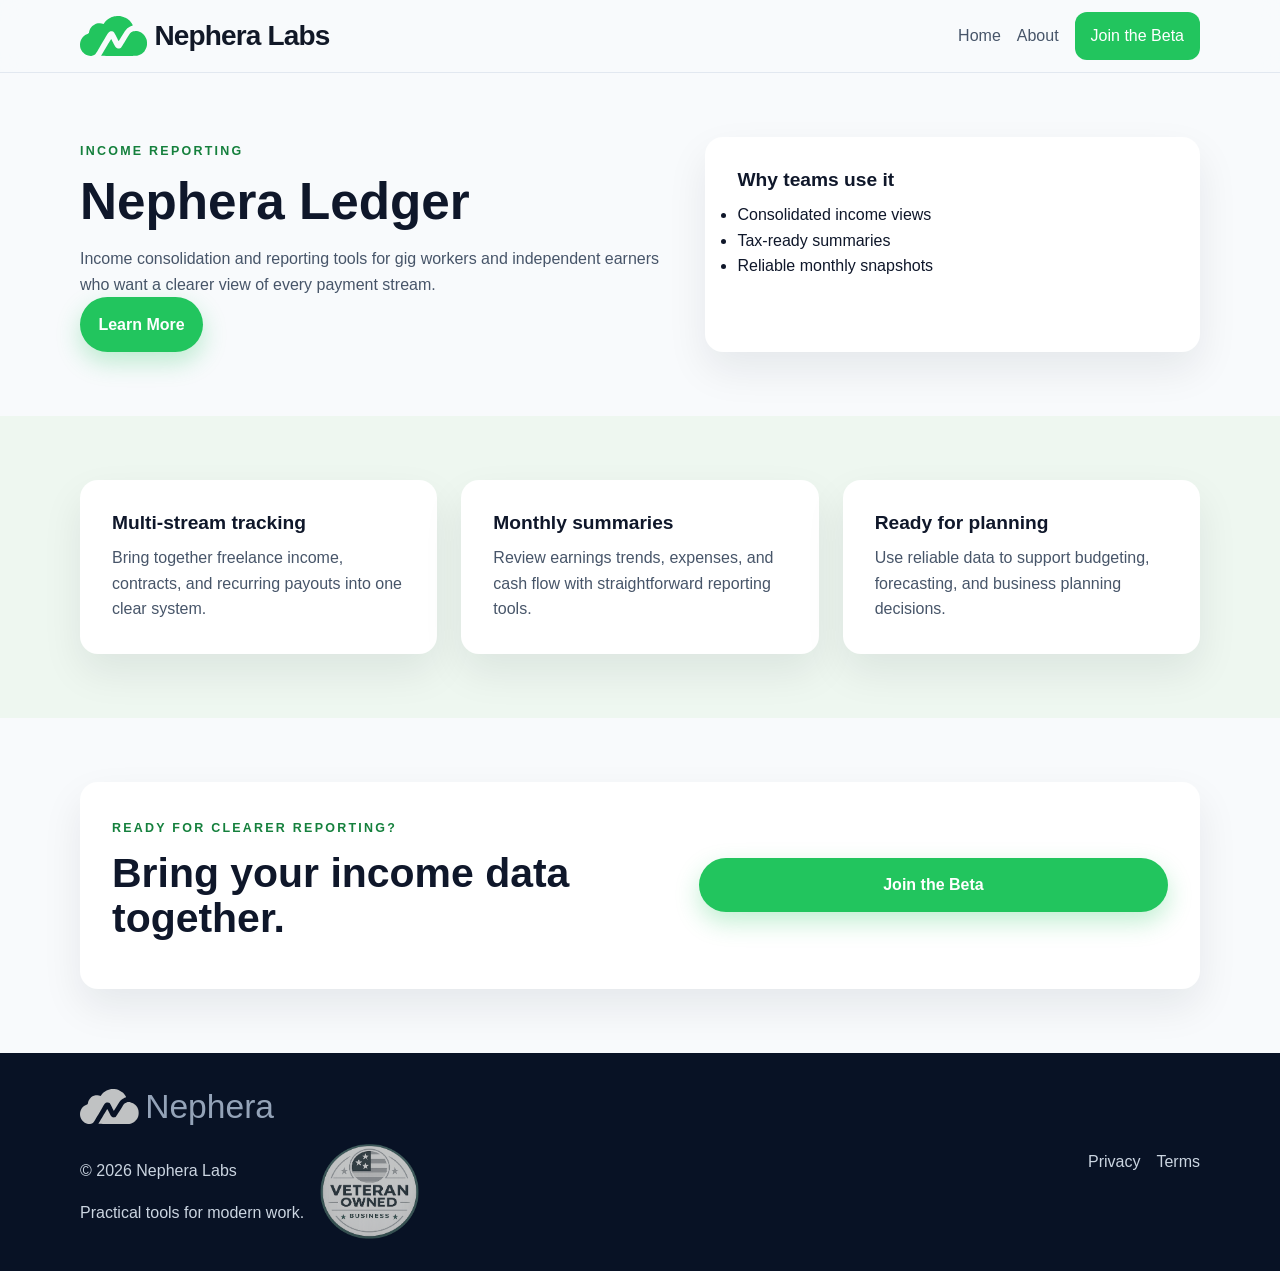
<file: ledger.html>
<!DOCTYPE html>
<html lang="en">
<head>
  <meta charset="UTF-8">
  <meta name="viewport" content="width=device-width, initial-scale=1.0">
  <title>Nephera Ledger | Nephera Labs</title>
  <meta name="description" content="Nephera Ledger helps independent earners organize income sources and reporting workflows.">
  <link rel="icon" type="image/svg+xml" href="favicon.svg?v=1">
  <link rel="icon" type="image/png" sizes="32x32" href="favicon-32x32.png?v=1">
  <link rel="icon" type="image/png" sizes="16x16" href="favicon-16x16.png?v=1">
  <link rel="shortcut icon" href="favicon.ico?v=1">
  <link rel="apple-touch-icon" sizes="180x180" href="apple-touch-icon.png?v=1">
  <link rel="stylesheet" href="css/style.css">
</head>
<body>
  <header class="site-header">
    <div class="container nav-wrap">
      <a class="logo" href="index.html">
        <svg class="logo-svg navbar-logo" viewBox="0 0 252 150" aria-hidden="true" role="img" xmlns="http://www.w3.org/2000/svg">
          <path fill="currentColor" d="m126.5 1.9c-3.8 1-9.3 3-12 4.4-2.8 1.3-7.7 4.5-11 7-3.3 2.5-8 7.2-10.5 10.4l-4.5 5.9c-6.7-2.3-10.9-2.7-17-2.4-7.3 0.4-10.1 1-15 3.3-3.4 1.6-8.3 5.2-11.3 8.2-2.8 2.9-6.4 7.9-7.9 11.1-1.5 3.1-2.9 7.8-3.2 10.5-0.6 4.4-0.9 4.8-4.1 5.8-1.9 0.7-6 2.6-9 4.4-3 1.8-7.1 5-9 7.1-2 2.2-4.8 5.9-6.2 8.4-1.5 2.5-3.4 7.2-4.3 10.5-1.3 4.2-1.6 8.4-1.3 14 0.3 6.4 1.1 9.4 3.6 14.8 1.8 3.7 5.3 9 8 11.8 2.6 2.8 6.5 6.1 8.7 7.4 2.2 1.3 6.7 3.1 10 4 3.9 1.2 8.1 1.6 12 1.3 4-0.3 7.6-1.3 10.8-3.1 4.3-2.5 5.6-4.3 14.9-20 5.5-9.4 16.5-28 24.3-41.2 13.1-22 14.6-24.2 18.6-26.3 3.6-1.9 5.2-2.2 8.9-1.6 2.5 0.4 5.6 1.7 7 2.9 1.4 1.2 5.9 9.3 10 17.9 4.1 8.6 7.7 15.7 8 15.7 0.3 0 6-9.2 12.6-20.3 8.9-14.8 13.6-21.7 17.5-25.4 3-2.8 8.1-6.4 11.4-8.1 3.3-1.7 7.2-3.3 8.7-3.7 1.6-0.3 2.8-1.2 2.8-1.8 0-0.7-2.1-4.4-4.8-8.3-2.7-3.8-7.1-8.9-9.8-11.3-2.7-2.3-8.5-6.1-12.9-8.2-4.4-2.2-10.7-4.7-14-5.5-3.3-0.8-9.8-1.5-14.5-1.4-4.8 0-11.6 0.8-15.5 1.8zm73 55.6c-2.2 0.8-5.6 2.5-7.5 3.8-2.1 1.4-5.8 6-9.1 11.3-3.1 4.9-10.3 16.7-16 26.3-5.7 9.6-11.6 18.5-13.2 19.8-1.5 1.3-4.4 2.6-6.5 2.9-2 0.4-5.4 0.1-7.5-0.5-2.4-0.7-4.6-2.4-6.5-5-1.5-2.1-5.6-9.7-9.2-17-3.6-7.2-6.7-13.1-7-13.1-0.3 0-8.8 14-19 31.2-10.2 17.1-18.6 31.5-18.8 32-0.1 0.4 29.6 0.8 66 0.8 58.2 0 67-0.2 71.8-1.6 3-0.9 7.3-2.5 9.5-3.6 2.2-1.2 5.8-3.5 7.9-5.2 2.2-1.7 5.8-5.6 8.1-8.6 2.2-3 5.2-8.7 6.5-12.5 2-5.6 2.4-8.9 2.4-16.5-0.1-7.4-0.6-10.8-2.4-15.5-1.3-3.3-3.5-7.8-5-10-1.5-2.2-4.9-6.1-7.6-8.6-2.7-2.5-6.7-5.5-8.9-6.6-2.2-1.2-6.5-2.8-9.5-3.7-3-0.9-7.5-1.6-10-1.6-2.5 0.1-6.3 0.7-8.5 1.5z"/>
        </svg>
        <span class="logo-wordmark">Nephera Labs</span>
      </a>
      <button class="mobile-menu-btn" type="button" aria-label="Toggle navigation">
        <span></span>
        <span></span>
        <span></span>
      </button>
      <nav class="nav-links">
        <a href="index.html">Home</a>
        <a href="about.html">About</a>
        <a class="nav-cta" href="index.html#waitlist">Join the Beta</a>
      </nav>
    </div>
  </header>

  <main>
    <section class="page-hero section">
      <div class="container page-hero-grid">
        <div>
          <span class="eyebrow">Income reporting</span>
          <h1>Nephera Ledger</h1>
          <p>Income consolidation and reporting tools for gig workers and independent earners who want a clearer view of every payment stream.</p>
          <a class="button button-primary" href="#cta">Learn More</a>
        </div>
        <div class="page-panel">
          <h3>Why teams use it</h3>
          <ul>
            <li>Consolidated income views</li>
            <li>Tax-ready summaries</li>
            <li>Reliable monthly snapshots</li>
          </ul>
        </div>
      </div>
    </section>

    <section class="section section-alt">
      <div class="container card-grid three-col">
        <article class="feature-card">
          <h3>Multi-stream tracking</h3>
          <p>Bring together freelance income, contracts, and recurring payouts into one clear system.</p>
        </article>
        <article class="feature-card">
          <h3>Monthly summaries</h3>
          <p>Review earnings trends, expenses, and cash flow with straightforward reporting tools.</p>
        </article>
        <article class="feature-card">
          <h3>Ready for planning</h3>
          <p>Use reliable data to support budgeting, forecasting, and business planning decisions.</p>
        </article>
      </div>
    </section>

    <section class="section" id="cta">
      <div class="container cta-card small-cta">
        <div>
          <span class="eyebrow">Ready for clearer reporting?</span>
          <h2>Bring your income data together.</h2>
        </div>
        <a class="button button-primary" href="index.html#waitlist">Join the Beta</a>
      </div>
    </section>
  </main>

  <footer class="site-footer">
    <div class="container footer-wrap">
      <div class="footer-brand">
        <div class="footer-brand-lockup">
          <svg class="logo-svg footer-logo" viewBox="0 0 252 150" aria-hidden="true" role="img" xmlns="http://www.w3.org/2000/svg">
            <path fill="currentColor" d="m126.5 1.9c-3.8 1-9.3 3-12 4.4-2.8 1.3-7.7 4.5-11 7-3.3 2.5-8 7.2-10.5 10.4l-4.5 5.9c-6.7-2.3-10.9-2.7-17-2.4-7.3 0.4-10.1 1-15 3.3-3.4 1.6-8.3 5.2-11.3 8.2-2.8 2.9-6.4 7.9-7.9 11.1-1.5 3.1-2.9 7.8-3.2 10.5-0.6 4.4-0.9 4.8-4.1 5.8-1.9 0.7-6 2.6-9 4.4-3 1.8-7.1 5-9 7.1-2 2.2-4.8 5.9-6.2 8.4-1.5 2.5-3.4 7.2-4.3 10.5-1.3 4.2-1.6 8.4-1.3 14 0.3 6.4 1.1 9.4 3.6 14.8 1.8 3.7 5.3 9 8 11.8 2.6 2.8 6.5 6.1 8.7 7.4 2.2 1.3 6.7 3.1 10 4 3.9 1.2 8.1 1.6 12 1.3 4-0.3 7.6-1.3 10.8-3.1 4.3-2.5 5.6-4.3 14.9-20 5.5-9.4 16.5-28 24.3-41.2 13.1-22 14.6-24.2 18.6-26.3 3.6-1.9 5.2-2.2 8.9-1.6 2.5 0.4 5.6 1.7 7 2.9 1.4 1.2 5.9 9.3 10 17.9 4.1 8.6 7.7 15.7 8 15.7 0.3 0 6-9.2 12.6-20.3 8.9-14.8 13.6-21.7 17.5-25.4 3-2.8 8.1-6.4 11.4-8.1 3.3-1.7 7.2-3.3 8.7-3.7 1.6-0.3 2.8-1.2 2.8-1.8 0-0.7-2.1-4.4-4.8-8.3-2.7-3.8-7.1-8.9-9.8-11.3-2.7-2.3-8.5-6.1-12.9-8.2-4.4-2.2-10.7-4.7-14-5.5-3.3-0.8-9.8-1.5-14.5-1.4-4.8 0-11.6 0.8-15.5 1.8zm73 55.6c-2.2 0.8-5.6 2.5-7.5 3.8-2.1 1.4-5.8 6-9.1 11.3-3.1 4.9-10.3 16.7-16 26.3-5.7 9.6-11.6 18.5-13.2 19.8-1.5 1.3-4.4 2.6-6.5 2.9-2 0.4-5.4 0.1-7.5-0.5-2.4-0.7-4.6-2.4-6.5-5-1.5-2.1-5.6-9.7-9.2-17-3.6-7.2-6.7-13.1-7-13.1-0.3 0-8.8 14-19 31.2-10.2 17.1-18.6 31.5-18.8 32-0.1 0.4 29.6 0.8 66 0.8 58.2 0 67-0.2 71.8-1.6 3-0.9 7.3-2.5 9.5-3.6 2.2-1.2 5.8-3.5 7.9-5.2 2.2-1.7 5.8-5.6 8.1-8.6 2.2-3 5.2-8.7 6.5-12.5 2-5.6 2.4-8.9 2.4-16.5-0.1-7.4-0.6-10.8-2.4-15.5-1.3-3.3-3.5-7.8-5-10-1.5-2.2-4.9-6.1-7.6-8.6-2.7-2.5-6.7-5.5-8.9-6.6-2.2-1.2-6.5-2.8-9.5-3.7-3-0.9-7.5-1.6-10-1.6-2.5 0.1-6.3 0.7-8.5 1.5z"/>
          </svg>
          <span class="footer-logo-text">Nephera</span>
        </div>
        <div class="footer-brand-meta">
          <div class="footer-copy">
            <p>© <span data-year></span> Nephera Labs</p>
            <p class="footer-tagline">Practical tools for modern work.</p>
          </div>
          <img class="footer-badge" src="assets/images/VOB_Badge.png" alt="Veteran-Owned Business" loading="lazy">
        </div>
      </div>
      <div>
        <a href="privacy.html">Privacy</a>
        <a href="terms.html">Terms</a>
      </div>
    </div>
  </footer>

  <script src="js/main.js"></script>
</body>
</html>
</file>
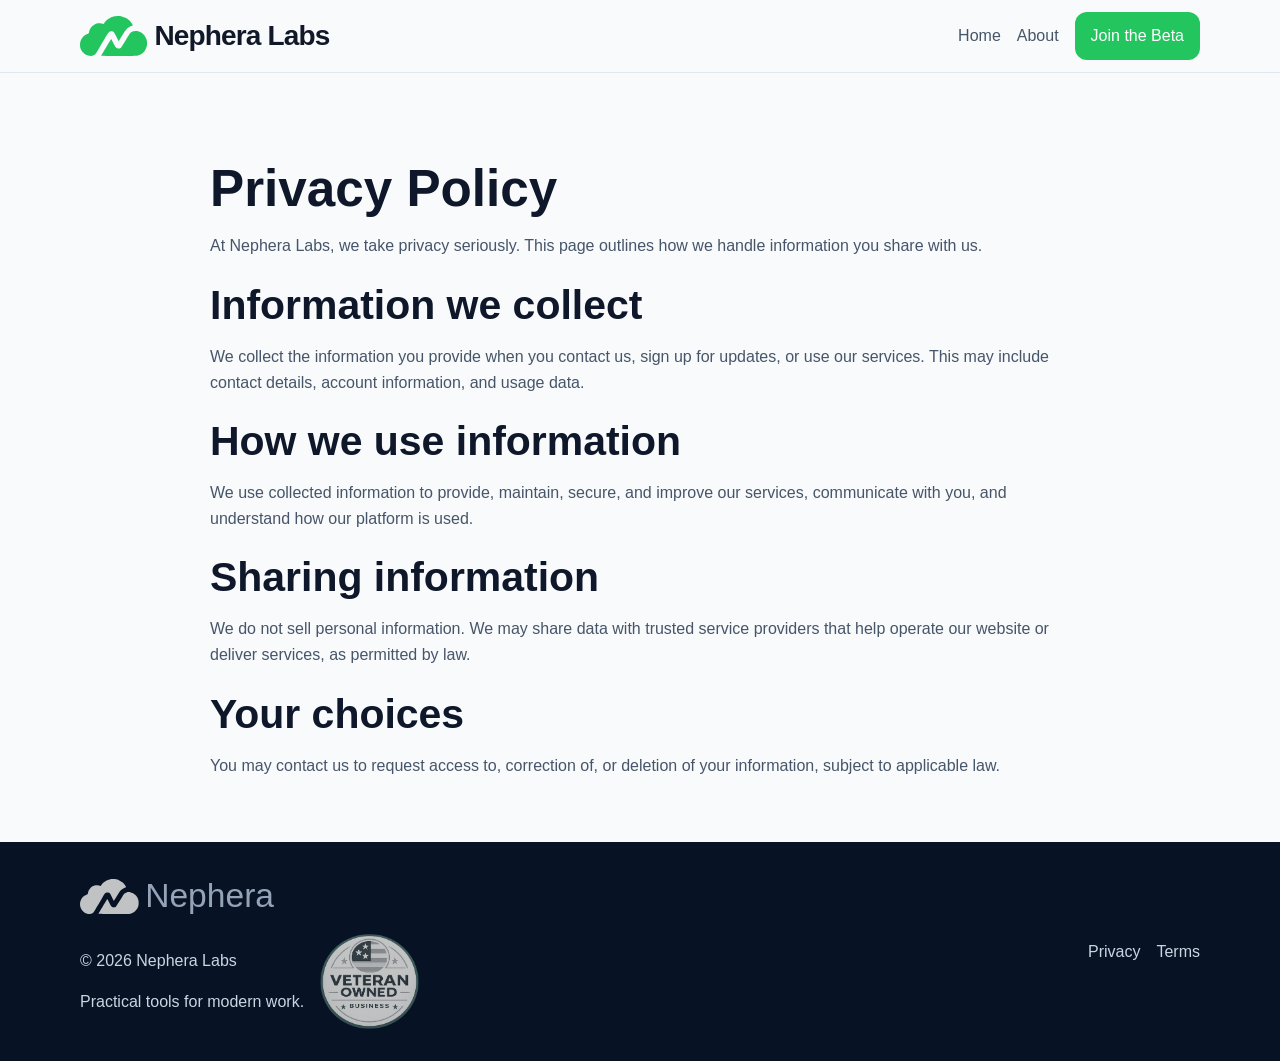
<file: privacy.html>
<!DOCTYPE html>
<html lang="en">
<head>
  <meta charset="UTF-8">
  <meta name="viewport" content="width=device-width, initial-scale=1.0">
  <title>Privacy Policy | Nephera Labs</title>
  <meta name="description" content="Privacy policy information for Nephera Labs.">
  <link rel="icon" type="image/svg+xml" href="favicon.svg?v=1">
  <link rel="icon" type="image/png" sizes="32x32" href="favicon-32x32.png?v=1">
  <link rel="icon" type="image/png" sizes="16x16" href="favicon-16x16.png?v=1">
  <link rel="shortcut icon" href="favicon.ico?v=1">
  <link rel="apple-touch-icon" sizes="180x180" href="apple-touch-icon.png?v=1">
  <link rel="stylesheet" href="css/style.css">
</head>
<body>
  <header class="site-header">
    <div class="container nav-wrap">
      <a class="logo" href="index.html">
        <svg class="logo-svg navbar-logo" viewBox="0 0 252 150" aria-hidden="true" role="img" xmlns="http://www.w3.org/2000/svg">
          <path fill="currentColor" d="m126.5 1.9c-3.8 1-9.3 3-12 4.4-2.8 1.3-7.7 4.5-11 7-3.3 2.5-8 7.2-10.5 10.4l-4.5 5.9c-6.7-2.3-10.9-2.7-17-2.4-7.3 0.4-10.1 1-15 3.3-3.4 1.6-8.3 5.2-11.3 8.2-2.8 2.9-6.4 7.9-7.9 11.1-1.5 3.1-2.9 7.8-3.2 10.5-0.6 4.4-0.9 4.8-4.1 5.8-1.9 0.7-6 2.6-9 4.4-3 1.8-7.1 5-9 7.1-2 2.2-4.8 5.9-6.2 8.4-1.5 2.5-3.4 7.2-4.3 10.5-1.3 4.2-1.6 8.4-1.3 14 0.3 6.4 1.1 9.4 3.6 14.8 1.8 3.7 5.3 9 8 11.8 2.6 2.8 6.5 6.1 8.7 7.4 2.2 1.3 6.7 3.1 10 4 3.9 1.2 8.1 1.6 12 1.3 4-0.3 7.6-1.3 10.8-3.1 4.3-2.5 5.6-4.3 14.9-20 5.5-9.4 16.5-28 24.3-41.2 13.1-22 14.6-24.2 18.6-26.3 3.6-1.9 5.2-2.2 8.9-1.6 2.5 0.4 5.6 1.7 7 2.9 1.4 1.2 5.9 9.3 10 17.9 4.1 8.6 7.7 15.7 8 15.7 0.3 0 6-9.2 12.6-20.3 8.9-14.8 13.6-21.7 17.5-25.4 3-2.8 8.1-6.4 11.4-8.1 3.3-1.7 7.2-3.3 8.7-3.7 1.6-0.3 2.8-1.2 2.8-1.8 0-0.7-2.1-4.4-4.8-8.3-2.7-3.8-7.1-8.9-9.8-11.3-2.7-2.3-8.5-6.1-12.9-8.2-4.4-2.2-10.7-4.7-14-5.5-3.3-0.8-9.8-1.5-14.5-1.4-4.8 0-11.6 0.8-15.5 1.8zm73 55.6c-2.2 0.8-5.6 2.5-7.5 3.8-2.1 1.4-5.8 6-9.1 11.3-3.1 4.9-10.3 16.7-16 26.3-5.7 9.6-11.6 18.5-13.2 19.8-1.5 1.3-4.4 2.6-6.5 2.9-2 0.4-5.4 0.1-7.5-0.5-2.4-0.7-4.6-2.4-6.5-5-1.5-2.1-5.6-9.7-9.2-17-3.6-7.2-6.7-13.1-7-13.1-0.3 0-8.8 14-19 31.2-10.2 17.1-18.6 31.5-18.8 32-0.1 0.4 29.6 0.8 66 0.8 58.2 0 67-0.2 71.8-1.6 3-0.9 7.3-2.5 9.5-3.6 2.2-1.2 5.8-3.5 7.9-5.2 2.2-1.7 5.8-5.6 8.1-8.6 2.2-3 5.2-8.7 6.5-12.5 2-5.6 2.4-8.9 2.4-16.5-0.1-7.4-0.6-10.8-2.4-15.5-1.3-3.3-3.5-7.8-5-10-1.5-2.2-4.9-6.1-7.6-8.6-2.7-2.5-6.7-5.5-8.9-6.6-2.2-1.2-6.5-2.8-9.5-3.7-3-0.9-7.5-1.6-10-1.6-2.5 0.1-6.3 0.7-8.5 1.5z"/>
        </svg>
        <span class="logo-wordmark">Nephera Labs</span>
      </a>
      <button class="mobile-menu-btn" type="button" aria-label="Toggle navigation">
        <span></span>
        <span></span>
        <span></span>
      </button>
      <nav class="nav-links">
        <a href="index.html">Home</a>
        <a href="about.html">About</a>
        <a class="nav-cta" href="index.html#waitlist">Join the Beta</a>
      </nav>
    </div>
  </header>

  <main>
    <section class="section">
      <div class="container policy-wrap">
        <h1>Privacy Policy</h1>
        <p>At Nephera Labs, we take privacy seriously. This page outlines how we handle information you share with us.</p>

        <h2>Information we collect</h2>
        <p>We collect the information you provide when you contact us, sign up for updates, or use our services. This may include contact details, account information, and usage data.</p>

        <h2>How we use information</h2>
        <p>We use collected information to provide, maintain, secure, and improve our services, communicate with you, and understand how our platform is used.</p>

        <h2>Sharing information</h2>
        <p>We do not sell personal information. We may share data with trusted service providers that help operate our website or deliver services, as permitted by law.</p>

        <h2>Your choices</h2>
        <p>You may contact us to request access to, correction of, or deletion of your information, subject to applicable law.</p>
      </div>
    </section>
  </main>

  <footer class="site-footer">
    <div class="container footer-wrap">
      <div class="footer-brand">
        <div class="footer-brand-lockup">
          <svg class="logo-svg footer-logo" viewBox="0 0 252 150" aria-hidden="true" role="img" xmlns="http://www.w3.org/2000/svg">
            <path fill="currentColor" d="m126.5 1.9c-3.8 1-9.3 3-12 4.4-2.8 1.3-7.7 4.5-11 7-3.3 2.5-8 7.2-10.5 10.4l-4.5 5.9c-6.7-2.3-10.9-2.7-17-2.4-7.3 0.4-10.1 1-15 3.3-3.4 1.6-8.3 5.2-11.3 8.2-2.8 2.9-6.4 7.9-7.9 11.1-1.5 3.1-2.9 7.8-3.2 10.5-0.6 4.4-0.9 4.8-4.1 5.8-1.9 0.7-6 2.6-9 4.4-3 1.8-7.1 5-9 7.1-2 2.2-4.8 5.9-6.2 8.4-1.5 2.5-3.4 7.2-4.3 10.5-1.3 4.2-1.6 8.4-1.3 14 0.3 6.4 1.1 9.4 3.6 14.8 1.8 3.7 5.3 9 8 11.8 2.6 2.8 6.5 6.1 8.7 7.4 2.2 1.3 6.7 3.1 10 4 3.9 1.2 8.1 1.6 12 1.3 4-0.3 7.6-1.3 10.8-3.1 4.3-2.5 5.6-4.3 14.9-20 5.5-9.4 16.5-28 24.3-41.2 13.1-22 14.6-24.2 18.6-26.3 3.6-1.9 5.2-2.2 8.9-1.6 2.5 0.4 5.6 1.7 7 2.9 1.4 1.2 5.9 9.3 10 17.9 4.1 8.6 7.7 15.7 8 15.7 0.3 0 6-9.2 12.6-20.3 8.9-14.8 13.6-21.7 17.5-25.4 3-2.8 8.1-6.4 11.4-8.1 3.3-1.7 7.2-3.3 8.7-3.7 1.6-0.3 2.8-1.2 2.8-1.8 0-0.7-2.1-4.4-4.8-8.3-2.7-3.8-7.1-8.9-9.8-11.3-2.7-2.3-8.5-6.1-12.9-8.2-4.4-2.2-10.7-4.7-14-5.5-3.3-0.8-9.8-1.5-14.5-1.4-4.8 0-11.6 0.8-15.5 1.8zm73 55.6c-2.2 0.8-5.6 2.5-7.5 3.8-2.1 1.4-5.8 6-9.1 11.3-3.1 4.9-10.3 16.7-16 26.3-5.7 9.6-11.6 18.5-13.2 19.8-1.5 1.3-4.4 2.6-6.5 2.9-2 0.4-5.4 0.1-7.5-0.5-2.4-0.7-4.6-2.4-6.5-5-1.5-2.1-5.6-9.7-9.2-17-3.6-7.2-6.7-13.1-7-13.1-0.3 0-8.8 14-19 31.2-10.2 17.1-18.6 31.5-18.8 32-0.1 0.4 29.6 0.8 66 0.8 58.2 0 67-0.2 71.8-1.6 3-0.9 7.3-2.5 9.5-3.6 2.2-1.2 5.8-3.5 7.9-5.2 2.2-1.7 5.8-5.6 8.1-8.6 2.2-3 5.2-8.7 6.5-12.5 2-5.6 2.4-8.9 2.4-16.5-0.1-7.4-0.6-10.8-2.4-15.5-1.3-3.3-3.5-7.8-5-10-1.5-2.2-4.9-6.1-7.6-8.6-2.7-2.5-6.7-5.5-8.9-6.6-2.2-1.2-6.5-2.8-9.5-3.7-3-0.9-7.5-1.6-10-1.6-2.5 0.1-6.3 0.7-8.5 1.5z"/>
          </svg>
          <span class="footer-logo-text">Nephera</span>
        </div>
        <div class="footer-brand-meta">
          <div class="footer-copy">
            <p>© <span data-year></span> Nephera Labs</p>
            <p class="footer-tagline">Practical tools for modern work.</p>
          </div>
          <img class="footer-badge" src="assets/images/VOB_Badge.png" alt="Veteran-Owned Business" loading="lazy">
        </div>
      </div>
      <div>
        <a href="privacy.html">Privacy</a>
        <a href="terms.html">Terms</a>
      </div>
    </div>
  </footer>

  <script src="js/main.js"></script>
</body>
</html>
</file>
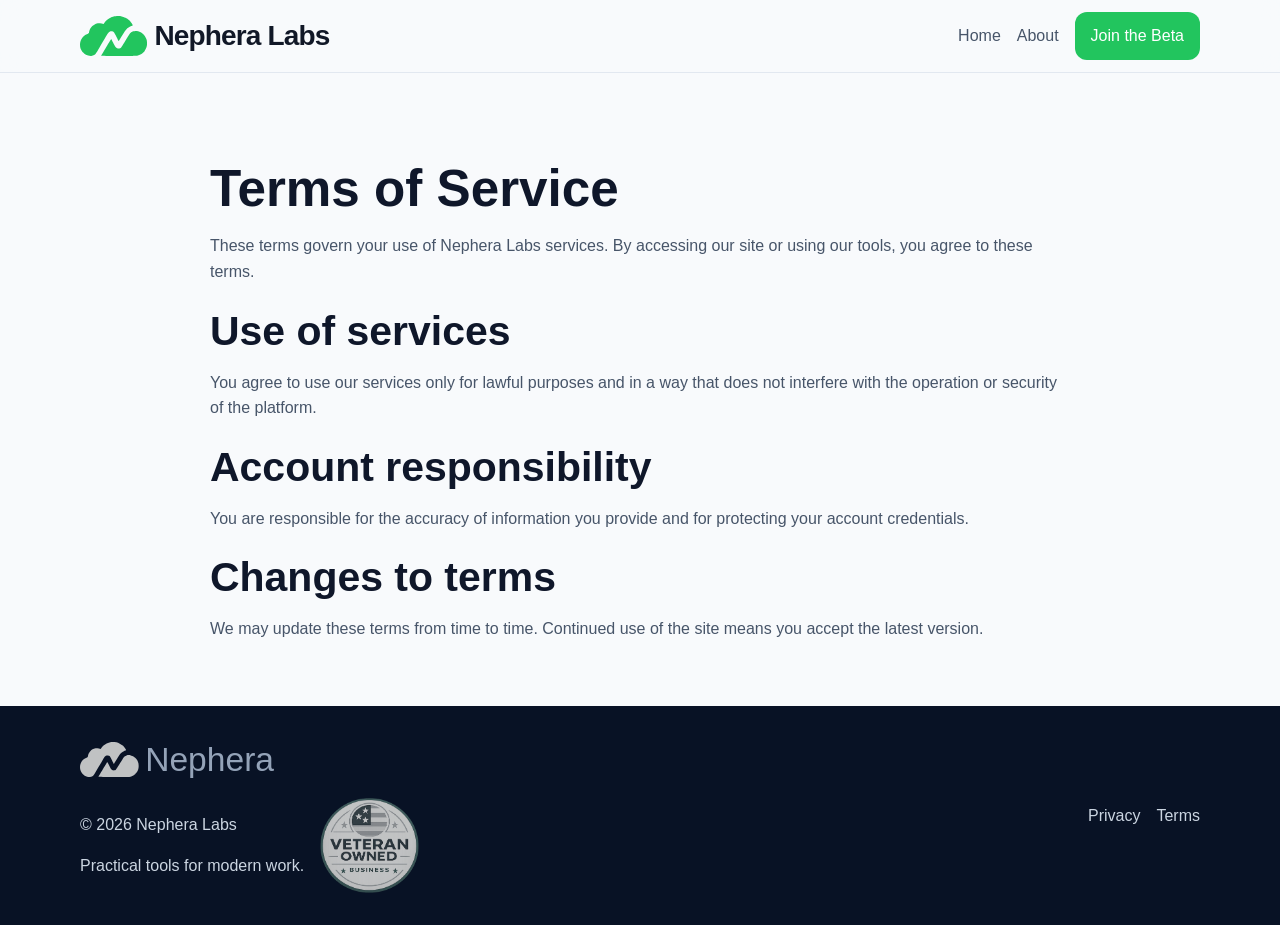
<file: terms.html>
<!DOCTYPE html>
<html lang="en">
<head>
  <meta charset="UTF-8">
  <meta name="viewport" content="width=device-width, initial-scale=1.0">
  <title>Terms of Service | Nephera Labs</title>
  <meta name="description" content="Terms of service information for Nephera Labs.">
  <link rel="icon" type="image/svg+xml" href="favicon.svg?v=1">
  <link rel="icon" type="image/png" sizes="32x32" href="favicon-32x32.png?v=1">
  <link rel="icon" type="image/png" sizes="16x16" href="favicon-16x16.png?v=1">
  <link rel="shortcut icon" href="favicon.ico?v=1">
  <link rel="apple-touch-icon" sizes="180x180" href="apple-touch-icon.png?v=1">
  <link rel="stylesheet" href="css/style.css">
</head>
<body>
  <header class="site-header">
    <div class="container nav-wrap">
      <a class="logo" href="index.html">
        <svg class="logo-svg navbar-logo" viewBox="0 0 252 150" aria-hidden="true" role="img" xmlns="http://www.w3.org/2000/svg">
          <path fill="currentColor" d="m126.5 1.9c-3.8 1-9.3 3-12 4.4-2.8 1.3-7.7 4.5-11 7-3.3 2.5-8 7.2-10.5 10.4l-4.5 5.9c-6.7-2.3-10.9-2.7-17-2.4-7.3 0.4-10.1 1-15 3.3-3.4 1.6-8.3 5.2-11.3 8.2-2.8 2.9-6.4 7.9-7.9 11.1-1.5 3.1-2.9 7.8-3.2 10.5-0.6 4.4-0.9 4.8-4.1 5.8-1.9 0.7-6 2.6-9 4.4-3 1.8-7.1 5-9 7.1-2 2.2-4.8 5.9-6.2 8.4-1.5 2.5-3.4 7.2-4.3 10.5-1.3 4.2-1.6 8.4-1.3 14 0.3 6.4 1.1 9.4 3.6 14.8 1.8 3.7 5.3 9 8 11.8 2.6 2.8 6.5 6.1 8.7 7.4 2.2 1.3 6.7 3.1 10 4 3.9 1.2 8.1 1.6 12 1.3 4-0.3 7.6-1.3 10.8-3.1 4.3-2.5 5.6-4.3 14.9-20 5.5-9.4 16.5-28 24.3-41.2 13.1-22 14.6-24.2 18.6-26.3 3.6-1.9 5.2-2.2 8.9-1.6 2.5 0.4 5.6 1.7 7 2.9 1.4 1.2 5.9 9.3 10 17.9 4.1 8.6 7.7 15.7 8 15.7 0.3 0 6-9.2 12.6-20.3 8.9-14.8 13.6-21.7 17.5-25.4 3-2.8 8.1-6.4 11.4-8.1 3.3-1.7 7.2-3.3 8.7-3.7 1.6-0.3 2.8-1.2 2.8-1.8 0-0.7-2.1-4.4-4.8-8.3-2.7-3.8-7.1-8.9-9.8-11.3-2.7-2.3-8.5-6.1-12.9-8.2-4.4-2.2-10.7-4.7-14-5.5-3.3-0.8-9.8-1.5-14.5-1.4-4.8 0-11.6 0.8-15.5 1.8zm73 55.6c-2.2 0.8-5.6 2.5-7.5 3.8-2.1 1.4-5.8 6-9.1 11.3-3.1 4.9-10.3 16.7-16 26.3-5.7 9.6-11.6 18.5-13.2 19.8-1.5 1.3-4.4 2.6-6.5 2.9-2 0.4-5.4 0.1-7.5-0.5-2.4-0.7-4.6-2.4-6.5-5-1.5-2.1-5.6-9.7-9.2-17-3.6-7.2-6.7-13.1-7-13.1-0.3 0-8.8 14-19 31.2-10.2 17.1-18.6 31.5-18.8 32-0.1 0.4 29.6 0.8 66 0.8 58.2 0 67-0.2 71.8-1.6 3-0.9 7.3-2.5 9.5-3.6 2.2-1.2 5.8-3.5 7.9-5.2 2.2-1.7 5.8-5.6 8.1-8.6 2.2-3 5.2-8.7 6.5-12.5 2-5.6 2.4-8.9 2.4-16.5-0.1-7.4-0.6-10.8-2.4-15.5-1.3-3.3-3.5-7.8-5-10-1.5-2.2-4.9-6.1-7.6-8.6-2.7-2.5-6.7-5.5-8.9-6.6-2.2-1.2-6.5-2.8-9.5-3.7-3-0.9-7.5-1.6-10-1.6-2.5 0.1-6.3 0.7-8.5 1.5z"/>
        </svg>
        <span class="logo-wordmark">Nephera Labs</span>
      </a>
      <button class="mobile-menu-btn" type="button" aria-label="Toggle navigation">
        <span></span>
        <span></span>
        <span></span>
      </button>
      <nav class="nav-links">
        <a href="index.html">Home</a>
        <a href="about.html">About</a>
        <a class="nav-cta" href="index.html#waitlist">Join the Beta</a>
      </nav>
    </div>
  </header>

  <main>
    <section class="section">
      <div class="container policy-wrap">
        <h1>Terms of Service</h1>
        <p>These terms govern your use of Nephera Labs services. By accessing our site or using our tools, you agree to these terms.</p>

        <h2>Use of services</h2>
        <p>You agree to use our services only for lawful purposes and in a way that does not interfere with the operation or security of the platform.</p>

        <h2>Account responsibility</h2>
        <p>You are responsible for the accuracy of information you provide and for protecting your account credentials.</p>

        <h2>Changes to terms</h2>
        <p>We may update these terms from time to time. Continued use of the site means you accept the latest version.</p>
      </div>
    </section>
  </main>

  <footer class="site-footer">
    <div class="container footer-wrap">
      <div class="footer-brand">
        <div class="footer-brand-lockup">
          <svg class="logo-svg footer-logo" viewBox="0 0 252 150" aria-hidden="true" role="img" xmlns="http://www.w3.org/2000/svg">
            <path fill="currentColor" d="m126.5 1.9c-3.8 1-9.3 3-12 4.4-2.8 1.3-7.7 4.5-11 7-3.3 2.5-8 7.2-10.5 10.4l-4.5 5.9c-6.7-2.3-10.9-2.7-17-2.4-7.3 0.4-10.1 1-15 3.3-3.4 1.6-8.3 5.2-11.3 8.2-2.8 2.9-6.4 7.9-7.9 11.1-1.5 3.1-2.9 7.8-3.2 10.5-0.6 4.4-0.9 4.8-4.1 5.8-1.9 0.7-6 2.6-9 4.4-3 1.8-7.1 5-9 7.1-2 2.2-4.8 5.9-6.2 8.4-1.5 2.5-3.4 7.2-4.3 10.5-1.3 4.2-1.6 8.4-1.3 14 0.3 6.4 1.1 9.4 3.6 14.8 1.8 3.7 5.3 9 8 11.8 2.6 2.8 6.5 6.1 8.7 7.4 2.2 1.3 6.7 3.1 10 4 3.9 1.2 8.1 1.6 12 1.3 4-0.3 7.6-1.3 10.8-3.1 4.3-2.5 5.6-4.3 14.9-20 5.5-9.4 16.5-28 24.3-41.2 13.1-22 14.6-24.2 18.6-26.3 3.6-1.9 5.2-2.2 8.9-1.6 2.5 0.4 5.6 1.7 7 2.9 1.4 1.2 5.9 9.3 10 17.9 4.1 8.6 7.7 15.7 8 15.7 0.3 0 6-9.2 12.6-20.3 8.9-14.8 13.6-21.7 17.5-25.4 3-2.8 8.1-6.4 11.4-8.1 3.3-1.7 7.2-3.3 8.7-3.7 1.6-0.3 2.8-1.2 2.8-1.8 0-0.7-2.1-4.4-4.8-8.3-2.7-3.8-7.1-8.9-9.8-11.3-2.7-2.3-8.5-6.1-12.9-8.2-4.4-2.2-10.7-4.7-14-5.5-3.3-0.8-9.8-1.5-14.5-1.4-4.8 0-11.6 0.8-15.5 1.8zm73 55.6c-2.2 0.8-5.6 2.5-7.5 3.8-2.1 1.4-5.8 6-9.1 11.3-3.1 4.9-10.3 16.7-16 26.3-5.7 9.6-11.6 18.5-13.2 19.8-1.5 1.3-4.4 2.6-6.5 2.9-2 0.4-5.4 0.1-7.5-0.5-2.4-0.7-4.6-2.4-6.5-5-1.5-2.1-5.6-9.7-9.2-17-3.6-7.2-6.7-13.1-7-13.1-0.3 0-8.8 14-19 31.2-10.2 17.1-18.6 31.5-18.8 32-0.1 0.4 29.6 0.8 66 0.8 58.2 0 67-0.2 71.8-1.6 3-0.9 7.3-2.5 9.5-3.6 2.2-1.2 5.8-3.5 7.9-5.2 2.2-1.7 5.8-5.6 8.1-8.6 2.2-3 5.2-8.7 6.5-12.5 2-5.6 2.4-8.9 2.4-16.5-0.1-7.4-0.6-10.8-2.4-15.5-1.3-3.3-3.5-7.8-5-10-1.5-2.2-4.9-6.1-7.6-8.6-2.7-2.5-6.7-5.5-8.9-6.6-2.2-1.2-6.5-2.8-9.5-3.7-3-0.9-7.5-1.6-10-1.6-2.5 0.1-6.3 0.7-8.5 1.5z"/>
          </svg>
          <span class="footer-logo-text">Nephera</span>
        </div>
        <div class="footer-brand-meta">
          <div class="footer-copy">
            <p>© <span data-year></span> Nephera Labs</p>
            <p class="footer-tagline">Practical tools for modern work.</p>
          </div>
          <img class="footer-badge" src="assets/images/VOB_Badge.png" alt="Veteran-Owned Business" loading="lazy">
        </div>
      </div>
      <div>
        <a href="privacy.html">Privacy</a>
        <a href="terms.html">Terms</a>
      </div>
    </div>
  </footer>

  <script src="js/main.js"></script>
</body>
</html>
</file>
<file: css/style.css>
:root {
  --bg: #F8FAFC;
  --surface: #FFFFFF;
  --surface-muted: #F1F5F9;
  --surface-dark: #081225;
  --primary: #22C55E;
  --primary-dark: #15803D;
  --text: #0F172A;
  --muted: #475569;
  --border: #E2E8F0;
  --shadow: 0 18px 40px rgba(15, 23, 42, 0.08);
  --radius: 18px;
  --radius-sm: 12px;
  --container: 1120px;
  --space-1: 0.5rem;
  --space-2: 0.75rem;
  --space-3: 1rem;
  --space-4: 1.5rem;
  --space-5: 2rem;
  --space-6: 3rem;
  --space-7: 4rem;
  --font-base: "Inter", "Segoe UI", Arial, sans-serif;
  --max-width: 1120px;
  --ledger-purple: #A855F7;
  --ledger-purple-light: #E9D5FF;
  --ledger-purple-dark: #6D28D9;
}

* {
  box-sizing: border-box;
  margin: 0;
  padding: 0;
}

html {
  scroll-behavior: smooth;
}

body {
  font-family: var(--font-base);
  background: var(--bg);
  color: var(--text);
  line-height: 1.6;
  display: flex;
  flex-direction: column;
  min-height: 100vh;
}

main {
  flex: 1;
}

a {
  color: inherit;
  text-decoration: none;
}

img {
  max-width: 100%;
  display: block;
}

button {
  font: inherit;
}

.container {
  width: min(100% - 2rem, var(--max-width));
  margin: 0 auto;
}

.section {
  padding: var(--space-7) 0;
}

.section-alt {
  background: #EEF7F0;
}

.site-header {
  position: sticky;
  top: 0;
  z-index: 1000;
  background: rgba(248, 250, 252, 0.88);
  backdrop-filter: blur(12px);
  border-bottom: 1px solid var(--border);
}

.nav-wrap {
  display: flex;
  align-items: center;
  justify-content: space-between;
  min-height: 72px;
  gap: var(--space-3);
}

.logo {
  display: inline-flex;
  align-items: center;
  gap: 0.45rem;
}

.logo-svg {
  display: block;
  height: 40px;
  width: auto;
}

.navbar-logo {
  color: #22C55E;
}

.logo-wordmark {
  font-family: var(--font-base);
  font-size: 28px;
  font-weight: 700;
  letter-spacing: -0.03em;
  color: #111827;
  display: inline-flex;
  align-items: center;
  gap: 0.25rem;
}

.logo-labs {
  color: #22C55E;
}

.nav-links {
  display: none;
  align-items: center;
  gap: var(--space-3);
}

.nav-links a {
  color: var(--muted);
  font-weight: 500;
}

.nav-links a.active,
.nav-links a:hover {
  color: var(--text);
}

.nav-cta {
  display: inline-flex;
  align-items: center;
  justify-content: center;
  background: var(--primary);
  color: #fff !important;
  padding: 0.7rem 1rem;
  border-radius: var(--radius-sm);
  font-weight: 700;
}

.mobile-menu-btn {
  display: inline-flex;
  flex-direction: column;
  gap: 0.3rem;
  background: transparent;
  border: 0;
  cursor: pointer;
}

.mobile-menu-btn span {
  display: block;
  width: 22px;
  height: 2px;
  background: var(--text);
  border-radius: 999px;
}

.announcement-banner {
  background: linear-gradient(135deg, #FAF5FF 0%, #F3E8FF 100%);
  border-bottom: 1px solid #E9D5FF;
  padding: var(--space-4) 0;
}

.announcement-content {
  display: flex;
  align-items: center;
  gap: var(--space-3);
  flex-wrap: wrap;
  justify-content: center;
}

.announcement-badge {
  display: inline-block;
  background: var(--ledger-purple);
  color: #fff;
  font-size: 0.75rem;
  font-weight: 700;
  padding: 0.4rem 0.8rem;
  border-radius: 6px;
  letter-spacing: 0.05em;
  white-space: nowrap;
}

.announcement-message {
  color: var(--ledger-purple-dark);
  font-size: 0.95rem;
  line-height: 1.5;
  margin: 0;
  max-width: 600px;
}

.announcement-cta {
  color: var(--ledger-purple);
  text-decoration: none;
  font-weight: 600;
  white-space: nowrap;
  transition: all 0.2s ease;
}

.announcement-cta:hover {
  text-decoration: underline;
  color: var(--ledger-purple-dark);
}

.hero-section {
  padding: var(--space-7) 0;
  background:
    radial-gradient(circle at top, rgba(34, 197, 94, 0.12), transparent 22%),
    linear-gradient(180deg, #f7fbf9 0%, var(--bg) 100%);
}

.hero-grid,
.page-hero-grid,
.about-layout,
.why-grid,
.trust-panel {
  display: grid;
  gap: var(--space-5);
}

.hero-grid {
  align-items: center;
}

.eyebrow {
  display: inline-block;
  font-size: 0.78rem;
  letter-spacing: 0.18em;
  text-transform: uppercase;
  font-weight: 700;
  color: var(--primary-dark);
  margin-bottom: var(--space-2);
}

h1,
h2,
h3 {
  line-height: 1.1;
}

h1 {
  font-size: clamp(2.5rem, 4vw, 4rem);
  margin-bottom: var(--space-3);
}

h2 {
  font-size: clamp(2rem, 3.2vw, 3rem);
  margin-bottom: var(--space-3);
}

h3 {
  font-size: 1.2rem;
  margin-bottom: var(--space-2);
}

.hero-text,
.section-heading p,
.section p,
.policy-wrap p,
.page-hero p,
.about-card p,
.feature-card p,
.product-card p,
.trust-panel p,
.cta-card p {
  color: var(--muted);
}

.hero-actions {
  display: flex;
  flex-wrap: wrap;
  gap: var(--space-3);
  margin: var(--space-4) 0;
}

.button {
  display: inline-flex;
  align-items: center;
  justify-content: center;
  border-radius: 999px;
  padding: 0.9rem 1.15rem;
  font-weight: 700;
  transition: transform 0.2s ease, box-shadow 0.2s ease;
}

.button:hover {
  transform: translateY(-1px);
}

.button-primary {
  background: var(--primary);
  color: #fff;
  box-shadow: 0 10px 24px rgba(34, 197, 94, 0.28);
}

.button-secondary {
  background: var(--surface);
  color: var(--text);
  border: 1px solid var(--border);
}

.product-title {
  margin-bottom: 0.35rem;
}

.product-brand {
  color: var(--text);
}

.product-brand-light {
  color: #fff;
}

.product-highlight {
  font-weight: inherit;
}

.align-highlight {
  color: var(--primary);
}

.ledger-highlight {
  color: var(--ledger-purple);
}

.product-status {
  display: block;
  font-size: 0.82rem;
  font-weight: 700;
  margin-bottom: var(--space-3);
}

.align-status {
  color: var(--primary);
}

.ledger-status {
  color: var(--ledger-purple-light);
}

.ledger-button {
  background: var(--ledger-purple-light);
  color: var(--ledger-purple-dark);
  border: 1px solid var(--ledger-purple-light);
}

.waitlist-form {
  margin-top: var(--space-5);
  padding: var(--space-4);
  background: var(--surface);
  border: 1px solid var(--border);
  border-radius: var(--radius);
  box-shadow: var(--shadow);
}

.tally-embed-wrap {
  width: 100%;
}

.tally-embed {
  display: block;
  width: 100%;
  min-height: 447px;
  border: 0;
}

.waitlist-note {
  margin-top: var(--space-3);
  font-size: 0.92rem;
  color: var(--muted);
}

.hero-metrics {
  display: grid;
  gap: var(--space-3);
  list-style: none;
  margin-top: var(--space-4);
}

.hero-metrics li {
  display: flex;
  align-items: baseline;
  gap: 0.5rem;
}

.hero-metrics strong {
  font-size: 1.2rem;
}

.hero-metrics span {
  color: var(--muted);
}

.hero-visual {
  background: linear-gradient(180deg, #ecfdf3 0%, #f8fafc 100%);
  border-radius: var(--radius);
  padding: var(--space-4);
  box-shadow: var(--shadow);
}

.card-grid {
  display: grid;
  gap: var(--space-4);
}

.product-card,
.feature-card,
.about-card,
.page-panel,
.cta-card,
.trust-panel {
  background: var(--surface);
  border-radius: var(--radius);
  box-shadow: var(--shadow);
}

.product-card,
.feature-card,
.about-card,
.page-panel {
  padding: var(--space-5);
}

.featured-card {
  background: linear-gradient(180deg, var(--surface-dark), #10274f);
  color: #fff;
}

.featured-card p,
.featured-card .button-secondary {
  color: #fff;
}

.tag {
  display: inline-block;
  background: rgba(34, 197, 94, 0.12);
  color: var(--primary-dark);
  border-radius: 999px;
  padding: 0.35rem 0.7rem;
  font-size: 0.82rem;
  font-weight: 700;
  margin-bottom: var(--space-3);
}

.pill-badge {
  display: inline-flex;
  align-items: center;
  justify-content: center;
  width: fit-content;
  white-space: nowrap;
  background: rgba(34, 197, 94, 0.12);
  color: var(--primary-dark);
  border-radius: 999px;
  padding: 0.22rem 0.6rem;
  font-size: 0.72rem;
  font-weight: 700;
  line-height: 1.2;
  margin-bottom: var(--space-3);
}

.pill-badge-dark {
  background: rgba(255, 255, 255, 0.12);
  color: #fff;
}

.feature-list {
  display: grid;
  gap: var(--space-4);
}

.feature-list div {
  padding-bottom: var(--space-3);
  border-bottom: 1px solid var(--border);
}

.feature-list div:last-child {
  border-bottom: 0;
}

.trust-panel {
  padding: var(--space-5);
  background: linear-gradient(90deg, #0f172a, #102a4d);
  color: #fff;
}

.trust-panel p {
  color: #cbd5e1;
}

.trust-points {
  display: grid;
  gap: var(--space-3);
}

.trust-points div {
  padding: var(--space-3);
  background: rgba(255, 255, 255, 0.06);
  border-radius: var(--radius-sm);
}

.trust-points strong {
  display: block;
  font-size: 1.8rem;
}

.cta-section {
  padding-top: 0;
}

.cta-card {
  padding: var(--space-5);
  background: linear-gradient(90deg, #ecfdf3, #f8fafc);
  display: grid;
  gap: var(--space-4);
  align-items: center;
}

.small-cta {
  background: var(--surface);
}

.site-footer {
  background: var(--surface-dark);
  color: #cbd5e1;
  padding: var(--space-5) 0;
}

.footer-wrap {
  display: flex;
  flex-direction: column;
  gap: var(--space-3);
  flex-wrap: wrap;
}

.footer-wrap div {
  display: flex;
  gap: var(--space-3);
}

.footer-brand {
  display: flex;
  flex-direction: column;
  align-items: flex-start;
  gap: 0.5rem;
}

.footer-brand-lockup {
  display: inline-flex;
  align-items: center;
  gap: 0.4rem !important;
}

.footer-logo {
  display: block;
  height: 35px;
  width: auto;
  color: #c0c2c3;
}

.footer-logo-text {
  color: #94A3B8;
  font-size: 2.1rem;
  font-weight: 500;
  line-height: 1.3;
}

.footer-brand-meta {
  display: flex;
  align-items: center;
  gap: 0.6rem;
}

.footer-copy {
  display: flex;
  flex-direction: column;
  gap: 0.15rem;
}

.footer-badge {
  display: block;
  height: 95px;
  width: auto;
  max-width: 100%;
  opacity: 0.8;
}

.site-footer a {
  color: #cbd5e1;
}

.policy-wrap {
  max-width: 860px;
}

.policy-wrap h1,
.policy-wrap h2 {
  margin-top: var(--space-4);
}

@media (min-width: 768px) {
  .nav-links {
    display: flex;
  }

  .mobile-menu-btn {
    display: none;
  }

  .hero-grid,
  .page-hero-grid,
  .about-layout,
  .why-grid,
  .trust-panel,
  .cta-card {
    grid-template-columns: 1.2fr 1fr;
  }

  .card-grid {
    grid-template-columns: repeat(2, 1fr);
  }

  .three-col {
    grid-template-columns: repeat(3, 1fr);
  }

  .footer-wrap {
    flex-direction: row;
    justify-content: space-between;
    align-items: center;
  }
}

@media (max-width: 767px) {
  .nav-links {
    position: absolute;
    top: 72px;
    left: 1rem;
    right: 1rem;
    display: none;
    flex-direction: column;
    align-items: flex-start;
    background: var(--surface);
    border: 1px solid var(--border);
    border-radius: var(--radius-sm);
    padding: var(--space-3);
    box-shadow: var(--shadow);
  }

  .nav-links.open {
    display: flex;
  }

  .nav-links a {
    width: 100%;
  }
}
</file>
